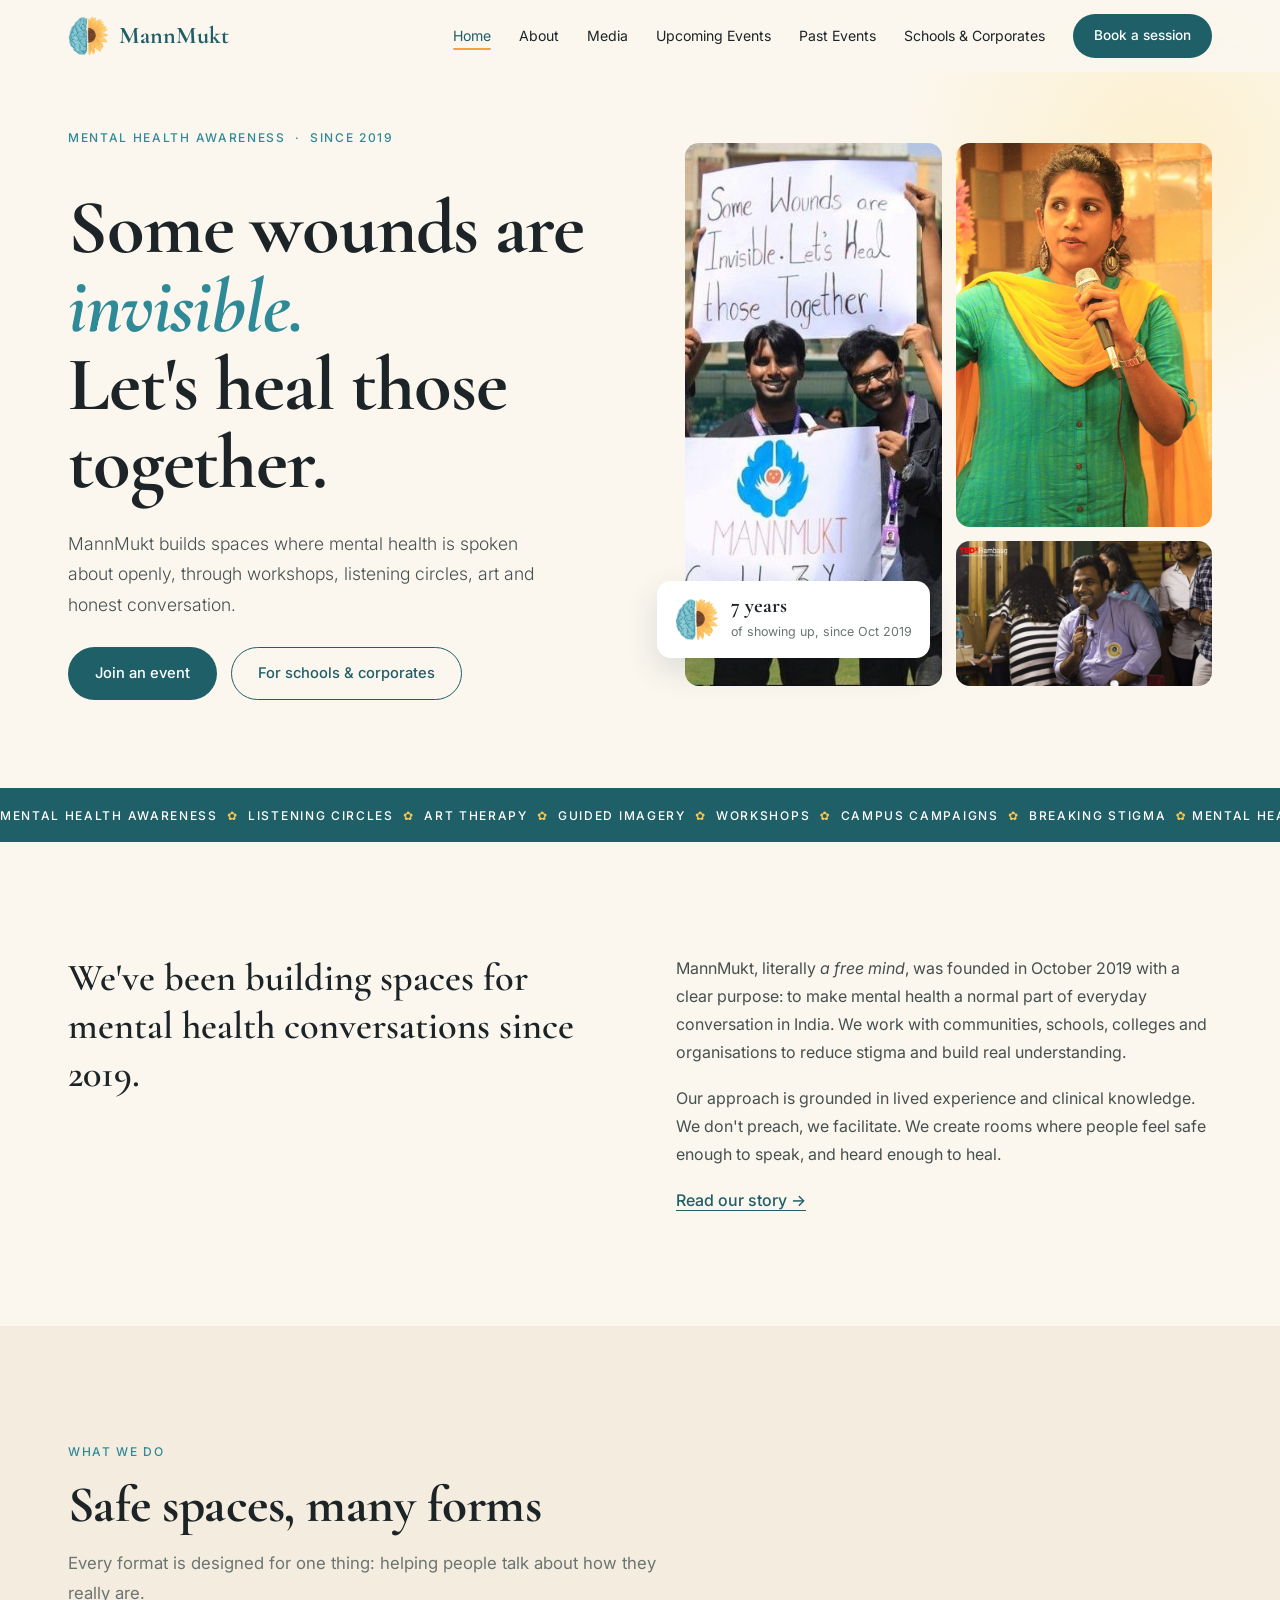
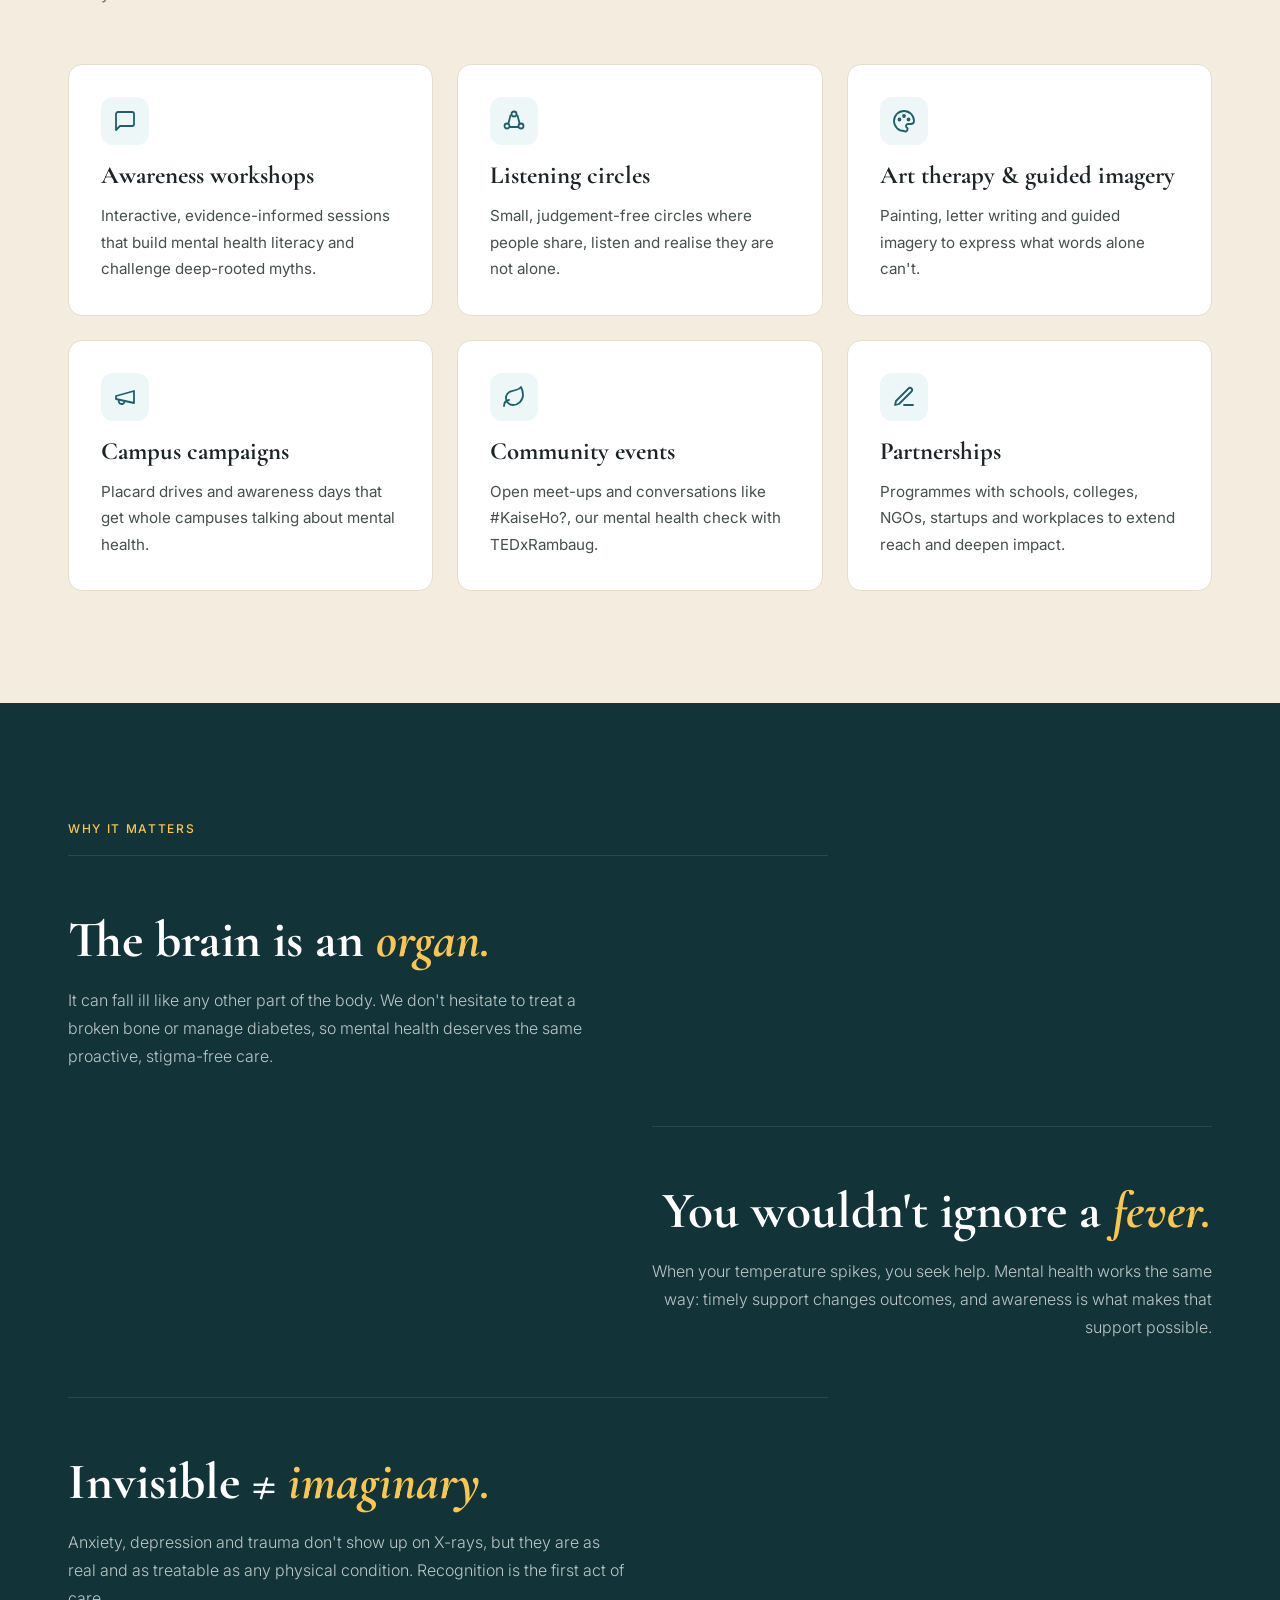
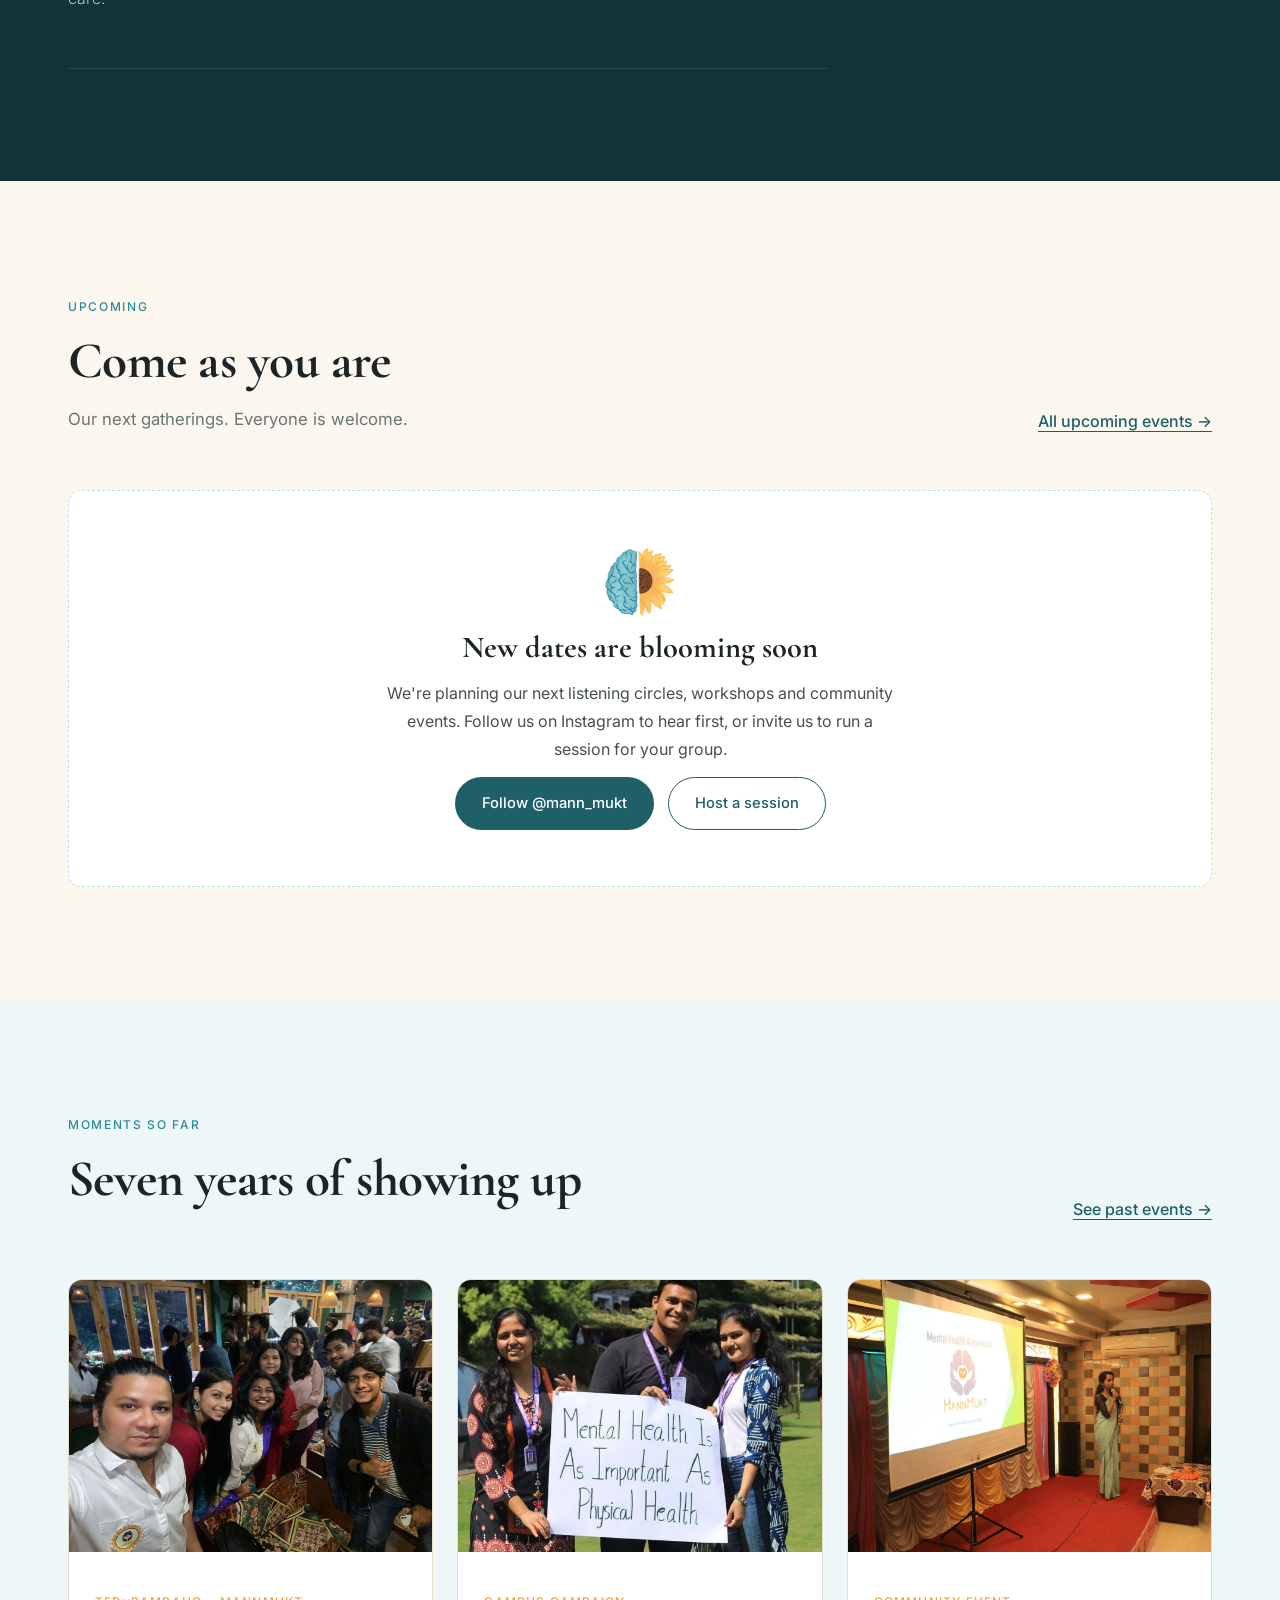
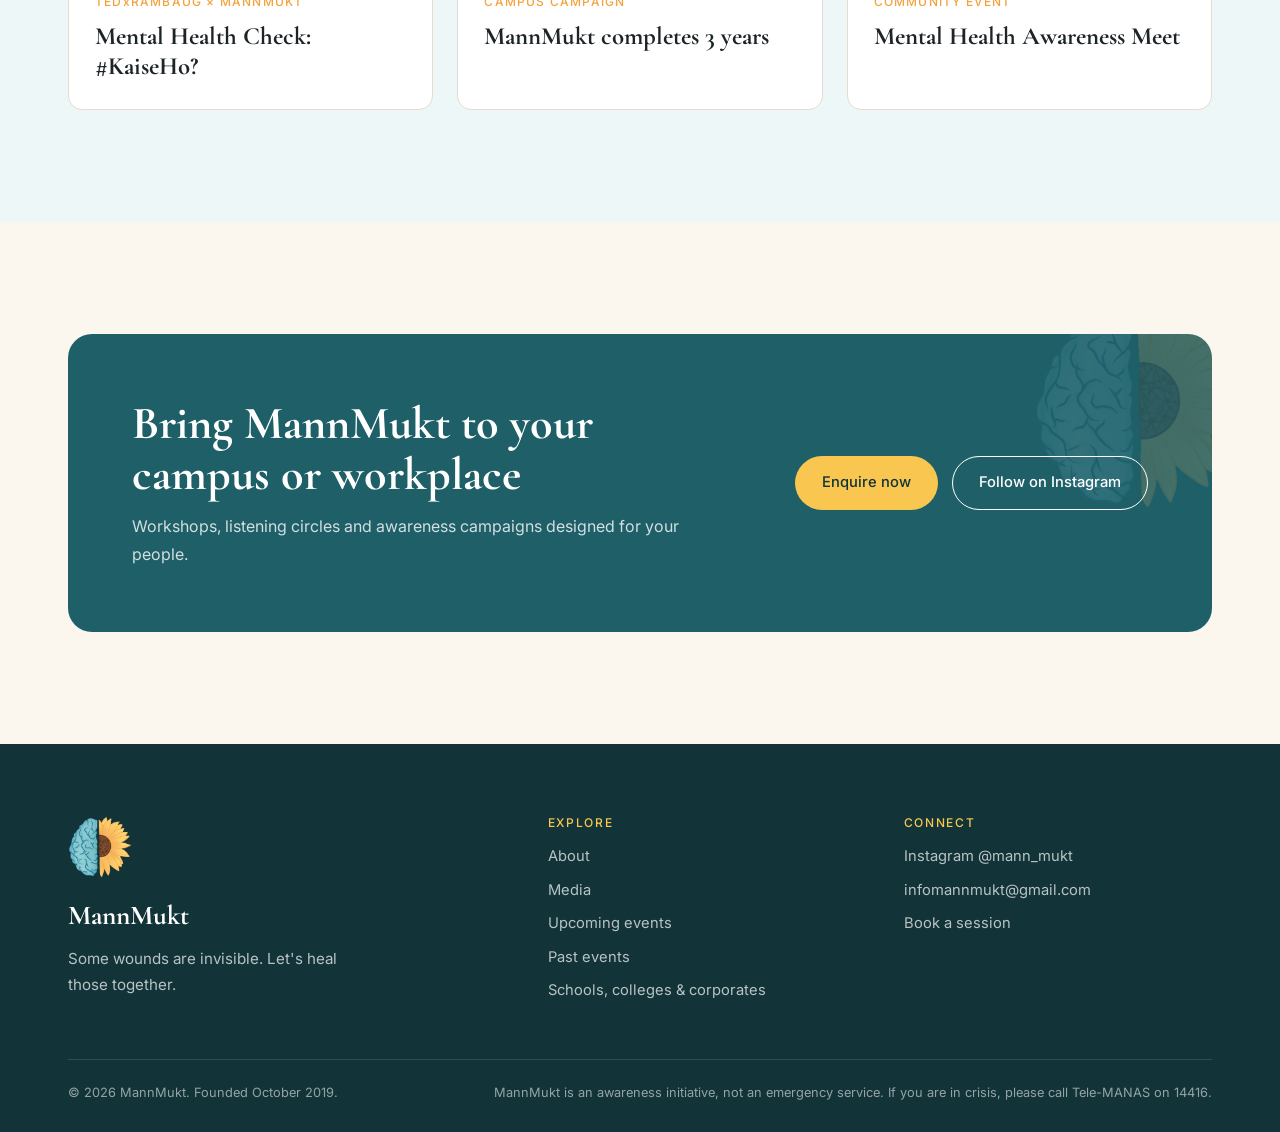
<file: index.html>
<!DOCTYPE html>
<html lang="en">
<head>
  <meta charset="UTF-8" />
  <meta name="viewport" content="width=device-width, initial-scale=1.0" />
  <title>MannMukt | Mental Health Awareness in India</title>
  <meta name="description" content="MannMukt is a mental health awareness initiative founded in India in 2019. Workshops, listening circles, art therapy and campus campaigns that break the stigma around mental health." />
  <meta name="theme-color" content="#FBF7EF" />
  <meta property="og:title" content="MannMukt | Mental Health Awareness in India" />
  <meta property="og:description" content="MannMukt is a mental health awareness initiative founded in India in 2019. Workshops, listening circles, art therapy and campus campaigns that break the stigma around mental health." />
  <meta property="og:image" content="assets/img/3years-campus.jpg" />
  <link rel="icon" type="image/png" href="assets/img/favicon.png" />
  <link rel="preconnect" href="https://fonts.googleapis.com" />
  <link rel="preconnect" href="https://fonts.gstatic.com" crossorigin />
  <link href="https://fonts.googleapis.com/css2?family=Cormorant+Garamond:ital,wght@0,400;0,600;0,700;1,400;1,600&family=Inter:wght@300;400;500&display=swap" rel="stylesheet" />
  <link rel="stylesheet" href="assets/css/style.css" />
</head>
<body>
  <a class="skip-link" href="#main">Skip to content</a>

  <!-- NAV -->
  <nav class="nav" id="nav" aria-label="Main navigation">
    <div class="nav-inner">
      <a href="index.html" class="nav-logo" aria-label="MannMukt home">
        <img src="assets/img/logo.png" alt="" class="nav-logo-img" width="41" height="40" />
        <span class="nav-logo-text">MannMukt</span>
      </a>
      <ul class="nav-links" id="nav-links">
        <li><a href="index.html" class="nav-link" aria-current="page">Home</a></li>
        <li><a href="about.html" class="nav-link">About</a></li>
        <li><a href="media.html" class="nav-link">Media</a></li>
        <li><a href="upcoming-events.html" class="nav-link">Upcoming Events</a></li>
        <li><a href="past-events.html" class="nav-link">Past Events</a></li>
        <li><a href="partner.html" class="nav-link">Schools &amp; Corporates</a></li>
        <li><a href="partner.html#enquire" class="btn btn--primary nav-cta">Book a session</a></li>
      </ul>
      <button class="hamburger" id="hamburger" aria-label="Open menu" aria-expanded="false" aria-controls="nav-links">
        <span class="hamburger-line"></span>
        <span class="hamburger-line"></span>
        <span class="hamburger-line"></span>
      </button>
    </div>
  </nav>

  <main id="main">

    <!-- HERO -->
    <section class="hero" aria-label="Introduction">
      <div class="container hero-inner">
        <div class="hero-left">
          <span class="eyebrow">Mental health awareness &nbsp;·&nbsp; Since 2019</span>
          <h1 class="hero-headline">Some wounds are <em>invisible.</em><br />Let's heal those together.</h1>
          <p class="hero-sub">MannMukt builds spaces where mental health is spoken about openly, through workshops, listening circles, art and honest conversation.</p>
          <div class="btn-row">
            <a href="upcoming-events.html" class="btn btn--primary">Join an event</a>
            <a href="partner.html" class="btn btn--ghost">For schools &amp; corporates</a>
          </div>
        </div>
        <div class="hero-collage">
          <img src="assets/img/3years-campus.jpg" alt="Students holding a sign reading Some wounds are invisible, let's heal those together, and MannMukt completes 3 years" />
          <img src="assets/img/meet-sharing.jpg" alt="A participant speaking into a microphone at a MannMukt event" />
          <img src="assets/img/tedx-speaker.jpg" alt="A speaker at the TEDxRambaug #KaiseHo? event" />
          <div class="hero-badge">
            <img src="assets/img/logo.png" alt="" />
            <div><strong>7 years</strong><span>of showing up, since Oct 2019</span></div>
          </div>
        </div>
      </div>
    </section>

    <div class="marquee-strip" aria-hidden="true">
      <div class="marquee-track">
        <span class="marquee-content">Mental Health Awareness &nbsp;<b>✿</b>&nbsp; Listening Circles &nbsp;<b>✿</b>&nbsp; Art Therapy &nbsp;<b>✿</b>&nbsp; Guided Imagery &nbsp;<b>✿</b>&nbsp; Workshops &nbsp;<b>✿</b>&nbsp; Campus Campaigns &nbsp;<b>✿</b>&nbsp; Breaking Stigma &nbsp;<b>✿</b>&nbsp; </span>
        <span class="marquee-content">Mental Health Awareness &nbsp;<b>✿</b>&nbsp; Listening Circles &nbsp;<b>✿</b>&nbsp; Art Therapy &nbsp;<b>✿</b>&nbsp; Guided Imagery &nbsp;<b>✿</b>&nbsp; Workshops &nbsp;<b>✿</b>&nbsp; Campus Campaigns &nbsp;<b>✿</b>&nbsp; Breaking Stigma &nbsp;<b>✿</b>&nbsp; </span>
        <span class="marquee-content">Mental Health Awareness &nbsp;<b>✿</b>&nbsp; Listening Circles &nbsp;<b>✿</b>&nbsp; Art Therapy &nbsp;<b>✿</b>&nbsp; Guided Imagery &nbsp;<b>✿</b>&nbsp; Workshops &nbsp;<b>✿</b>&nbsp; Campus Campaigns &nbsp;<b>✿</b>&nbsp; Breaking Stigma &nbsp;<b>✿</b>&nbsp; </span>
      </div>
    </div>

    <!-- ABOUT SNAPSHOT -->
    <section class="section">
      <div class="container split split--top">
        <p class="pull-quote reveal">We've been building spaces for mental health conversations since 2019.</p>
        <div class="split-body reveal">
          <p>MannMukt, literally <em>a free mind</em>, was founded in October 2019 with a clear purpose: to make mental health a normal part of everyday conversation in India. We work with communities, schools, colleges and organisations to reduce stigma and build real understanding.</p>
          <p>Our approach is grounded in lived experience and clinical knowledge. We don't preach, we facilitate. We create rooms where people feel safe enough to speak, and heard enough to heal.</p>
          <p><a href="about.html" class="text-link">Read our story →</a></p>
        </div>
      </div>
    </section>

    <!-- WHAT WE DO -->
    <section class="section section--sand">
      <div class="container">
        <div class="section-head">
          <span class="eyebrow">What we do</span>
          <h2 class="section-title">Safe spaces, many forms</h2>
          <p class="section-lead">Every format is designed for one thing: helping people talk about how they really are.</p>
        </div>
        <div class="grid-3">
          <div class="card reveal"><div class="card-icon"><svg viewBox="0 0 24 24" fill="none" stroke="currentColor" stroke-width="1.8" stroke-linecap="round" stroke-linejoin="round" aria-hidden="true"><path d="M21 15a2 2 0 0 1-2 2H7l-4 4V5a2 2 0 0 1 2-2h14a2 2 0 0 1 2 2z"/></svg></div><h3>Awareness workshops</h3><p>Interactive, evidence-informed sessions that build mental health literacy and challenge deep-rooted myths.</p></div>
          <div class="card reveal"><div class="card-icon"><svg viewBox="0 0 24 24" fill="none" stroke="currentColor" stroke-width="1.8" stroke-linecap="round" stroke-linejoin="round" aria-hidden="true"><circle cx="12" cy="5" r="2.5"/><circle cx="5" cy="17" r="2.5"/><circle cx="19" cy="17" r="2.5"/><path d="M8.5 6.5 6.5 14M15.5 6.5l2 7.5M8 18h8"/></svg></div><h3>Listening circles</h3><p>Small, judgement-free circles where people share, listen and realise they are not alone.</p></div>
          <div class="card reveal"><div class="card-icon"><svg viewBox="0 0 24 24" fill="none" stroke="currentColor" stroke-width="1.8" stroke-linecap="round" stroke-linejoin="round" aria-hidden="true"><path d="M12 22a10 10 0 1 1 10-10c0 2.5-2 3-3.5 3H16a2 2 0 0 0-1.5 3.3A2 2 0 0 1 12 22z"/><circle cx="7.5" cy="10.5" r="1"/><circle cx="12" cy="7" r="1"/><circle cx="16.5" cy="10.5" r="1"/></svg></div><h3>Art therapy &amp; guided imagery</h3><p>Painting, letter writing and guided imagery to express what words alone can't.</p></div>
          <div class="card reveal"><div class="card-icon"><svg viewBox="0 0 24 24" fill="none" stroke="currentColor" stroke-width="1.8" stroke-linecap="round" stroke-linejoin="round" aria-hidden="true"><path d="m3 11 18-5v12L3 14v-3z"/><path d="M11.6 16.8a3 3 0 1 1-5.8-1.6"/></svg></div><h3>Campus campaigns</h3><p>Placard drives and awareness days that get whole campuses talking about mental health.</p></div>
          <div class="card reveal"><div class="card-icon"><svg viewBox="0 0 24 24" fill="none" stroke="currentColor" stroke-width="1.8" stroke-linecap="round" stroke-linejoin="round" aria-hidden="true"><path d="M11 20A7 7 0 0 1 9.8 6.1C15.5 5 17 4.5 19 2c1 2 2 4.2 2 8 0 5.5-4.8 10-10 10z"/><path d="M2 21c0-3 1.9-5.4 5-6"/></svg></div><h3>Community events</h3><p>Open meet-ups and conversations like #KaiseHo?, our mental health check with TEDxRambaug.</p></div>
          <div class="card reveal"><div class="card-icon"><svg viewBox="0 0 24 24" fill="none" stroke="currentColor" stroke-width="1.8" stroke-linecap="round" stroke-linejoin="round" aria-hidden="true"><path d="M12 20h9"/><path d="M16.5 3.5a2.1 2.1 0 0 1 3 3L7 19l-4 1 1-4z"/></svg></div><h3>Partnerships</h3><p>Programmes with schools, colleges, NGOs, startups and workplaces to extend reach and deepen impact.</p></div>
        </div>
      </div>
    </section>

    <!-- WHY IT MATTERS -->
    <section class="section section--dark" aria-labelledby="why-heading">
      <div class="container">
        <span class="eyebrow" id="why-heading">Why it matters</span>
        <div class="why-blocks">
          <div class="why-block reveal">
            <h3 class="why-headline">The brain is an <em>organ.</em></h3>
            <p class="why-body">It can fall ill like any other part of the body. We don't hesitate to treat a broken bone or manage diabetes, so mental health deserves the same proactive, stigma-free care.</p>
          </div>
          <div class="why-block why-block--right reveal">
            <h3 class="why-headline">You wouldn't ignore a <em>fever.</em></h3>
            <p class="why-body">When your temperature spikes, you seek help. Mental health works the same way: timely support changes outcomes, and awareness is what makes that support possible.</p>
          </div>
          <div class="why-block reveal">
            <h3 class="why-headline">Invisible ≠ <em>imaginary.</em></h3>
            <p class="why-body">Anxiety, depression and trauma don't show up on X-rays, but they are as real and as treatable as any physical condition. Recognition is the first act of care.</p>
          </div>
        </div>
      </div>
    </section>

    <!-- UPCOMING PREVIEW -->
    <section class="section">
      <div class="container">
        <div class="section-head section-head--split">
          <div>
            <span class="eyebrow">Upcoming</span>
            <h2 class="section-title">Come as you are</h2>
            <p class="section-lead">Our next gatherings. Everyone is welcome.</p>
          </div>
          <a href="upcoming-events.html" class="text-link">All upcoming events →</a>
        </div>
        <div id="upcoming-list" data-limit="2">
          <div class="empty-state">
            <img src="assets/img/logo.png" alt="" />
            <h3>New dates are blooming soon</h3>
            <p>We're planning our next listening circles, workshops and community events. Follow us on Instagram to hear first, or invite us to run a session for your group.</p>
            <div class="btn-row" style="justify-content:center">
              <a href="https://instagram.com/mann_mukt" target="_blank" rel="noopener" class="btn btn--primary">Follow @mann_mukt</a>
              <a href="partner.html#enquire" class="btn btn--ghost">Host a session</a>
            </div>
          </div>
        </div>
      </div>
    </section>

    <!-- PAST HIGHLIGHTS -->
    <section class="section section--teal">
      <div class="container">
        <div class="section-head section-head--split">
          <div>
            <span class="eyebrow">Moments so far</span>
            <h2 class="section-title">Seven years of showing up</h2>
          </div>
          <a href="past-events.html" class="text-link">See past events →</a>
        </div>
        <div class="grid-3">
          <a href="past-events.html#kaiseho" class="card reveal" style="padding:0;overflow:hidden">
            <img src="assets/img/tedx-group.jpg" alt="Group photo at #KaiseHo? at Bookmark Cafe" style="aspect-ratio:4/3;object-fit:cover" loading="lazy" />
            <div style="padding:24px 26px 28px"><span class="card-num">TEDxRAMBAUG × MANNMUKT</span><h3 style="margin-top:8px">Mental Health Check: #KaiseHo?</h3></div>
          </a>
          <a href="past-events.html#three-years" class="card reveal" style="padding:0;overflow:hidden">
            <img src="assets/img/3years-important.jpg" alt="Students holding a sign reading Mental health is as important as physical health" style="aspect-ratio:4/3;object-fit:cover" loading="lazy" />
            <div style="padding:24px 26px 28px"><span class="card-num">CAMPUS CAMPAIGN</span><h3 style="margin-top:8px">MannMukt completes 3 years</h3></div>
          </a>
          <a href="past-events.html#awareness-meet" class="card reveal" style="padding:0;overflow:hidden">
            <img src="assets/img/meet-presentation.jpg" alt="A speaker presenting at the MannMukt awareness meet" style="aspect-ratio:4/3;object-fit:cover" loading="lazy" />
            <div style="padding:24px 26px 28px"><span class="card-num">COMMUNITY EVENT</span><h3 style="margin-top:8px">Mental Health Awareness Meet</h3></div>
          </a>
        </div>
      </div>
    </section>

    <section class="section">
      <div class="container">
        <div class="cta-band reveal">
          <div>
            <h2>Bring MannMukt to your campus or workplace</h2>
            <p>Workshops, listening circles and awareness campaigns designed for your people.</p>
          </div>
          <div class="btn-row">
            <a href="partner.html#enquire" class="btn btn--sun">Enquire now</a>
            <a href="https://instagram.com/mann_mukt" target="_blank" rel="noopener" class="btn btn--ghost">Follow on Instagram</a>
          </div>
        </div>
      </div>
    </section>
  </main>

  <!-- FOOTER -->
  <footer class="footer">
    <div class="container">
      <div class="footer-inner">
        <div class="footer-brand">
          <img src="assets/img/logo.png" alt="" class="footer-logo" />
          <p class="footer-brand-name">MannMukt</p>
          <p class="footer-tagline">Some wounds are invisible. Let's heal those together.</p>
        </div>
        <div>
          <h4>Explore</h4>
          <nav class="footer-links" aria-label="Footer navigation">
            <a href="about.html">About</a>
            <a href="media.html">Media</a>
            <a href="upcoming-events.html">Upcoming events</a>
            <a href="past-events.html">Past events</a>
            <a href="partner.html">Schools, colleges &amp; corporates</a>
          </nav>
        </div>
        <div>
          <h4>Connect</h4>
          <div class="footer-links">
            <a href="https://instagram.com/mann_mukt" target="_blank" rel="noopener">Instagram @mann_mukt</a>
            <a href="mailto:infomannmukt@gmail.com">infomannmukt@gmail.com</a>
            <a href="partner.html#enquire">Book a session</a>
          </div>
        </div>
      </div>
      <div class="footer-bottom">
        <p>&copy; <span id="year">2026</span> MannMukt. Founded October 2019.</p>
        <p>MannMukt is an awareness initiative, not an emergency service. If you are in crisis, please call Tele-MANAS on 14416.</p>
      </div>
    </div>
  </footer>

  <script src="assets/js/data.js"></script>
  <script src="assets/js/script.js"></script>
</body>
</html>
</file>
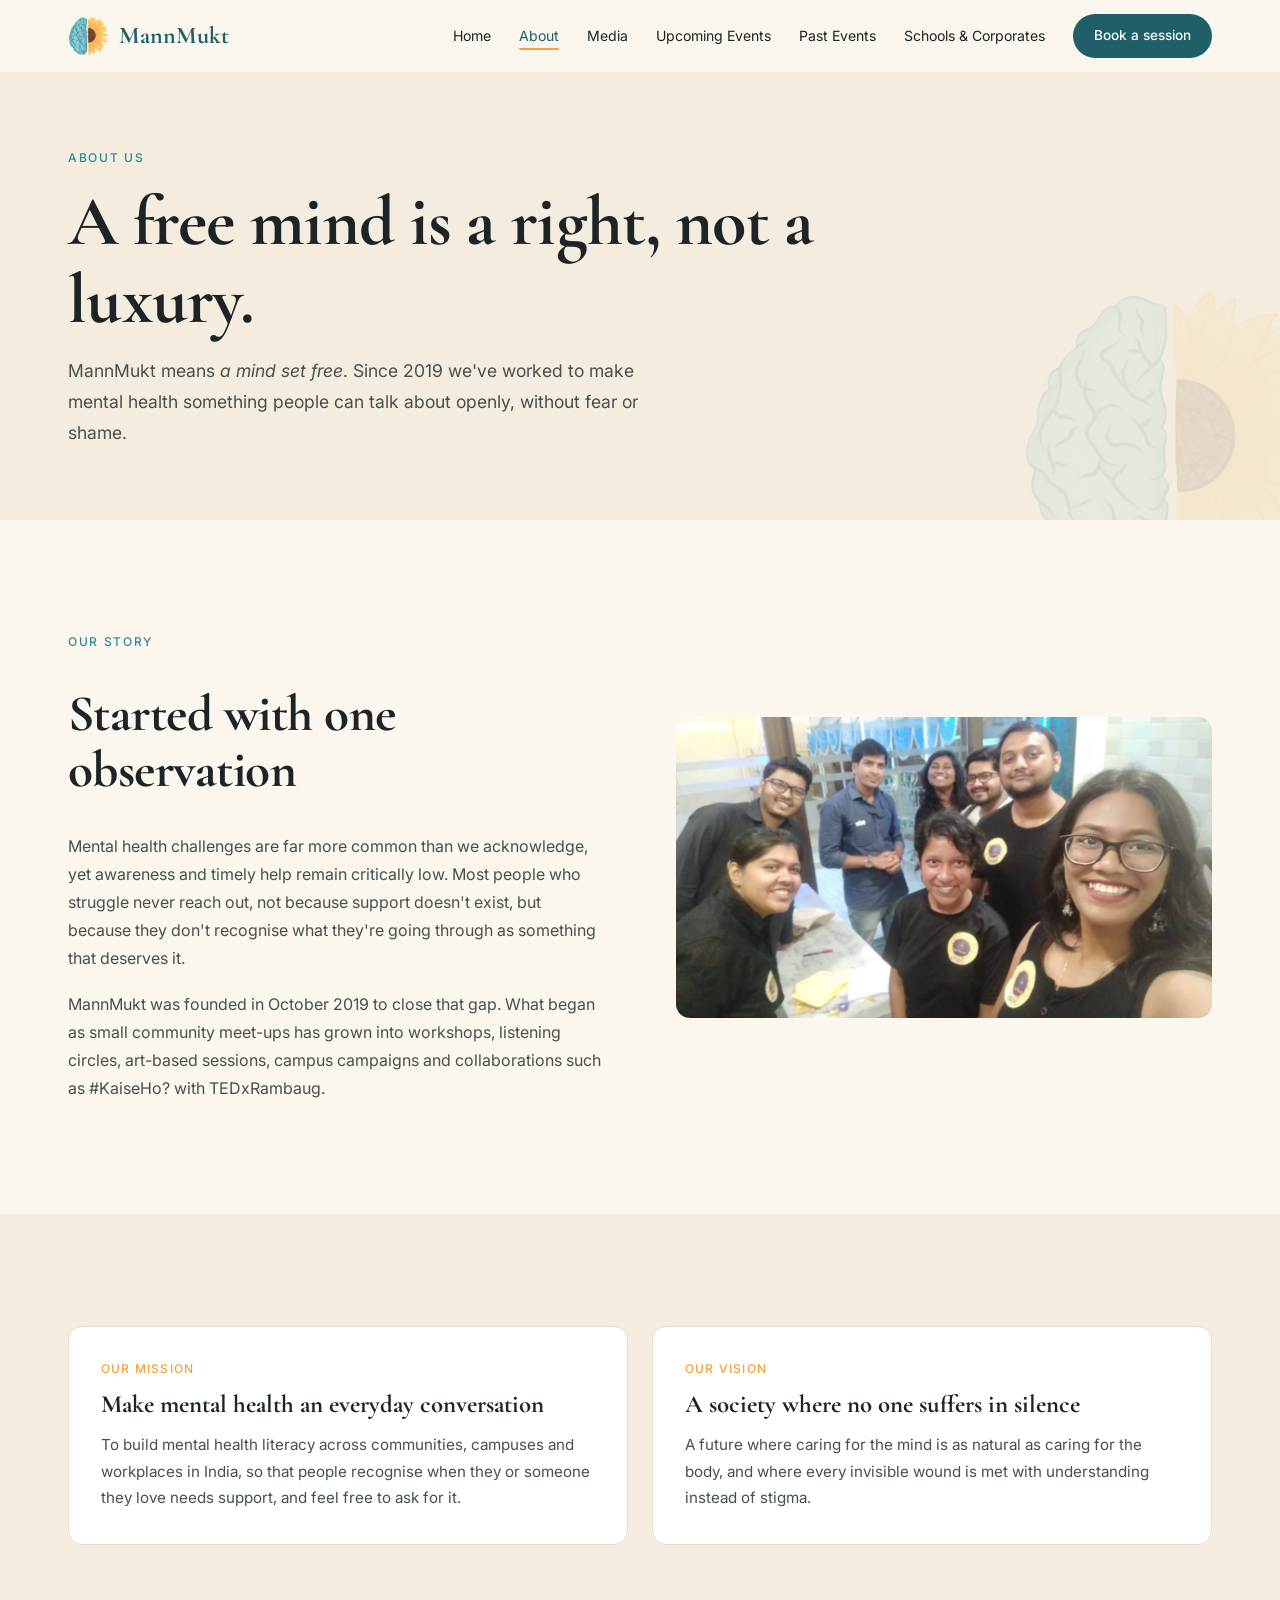
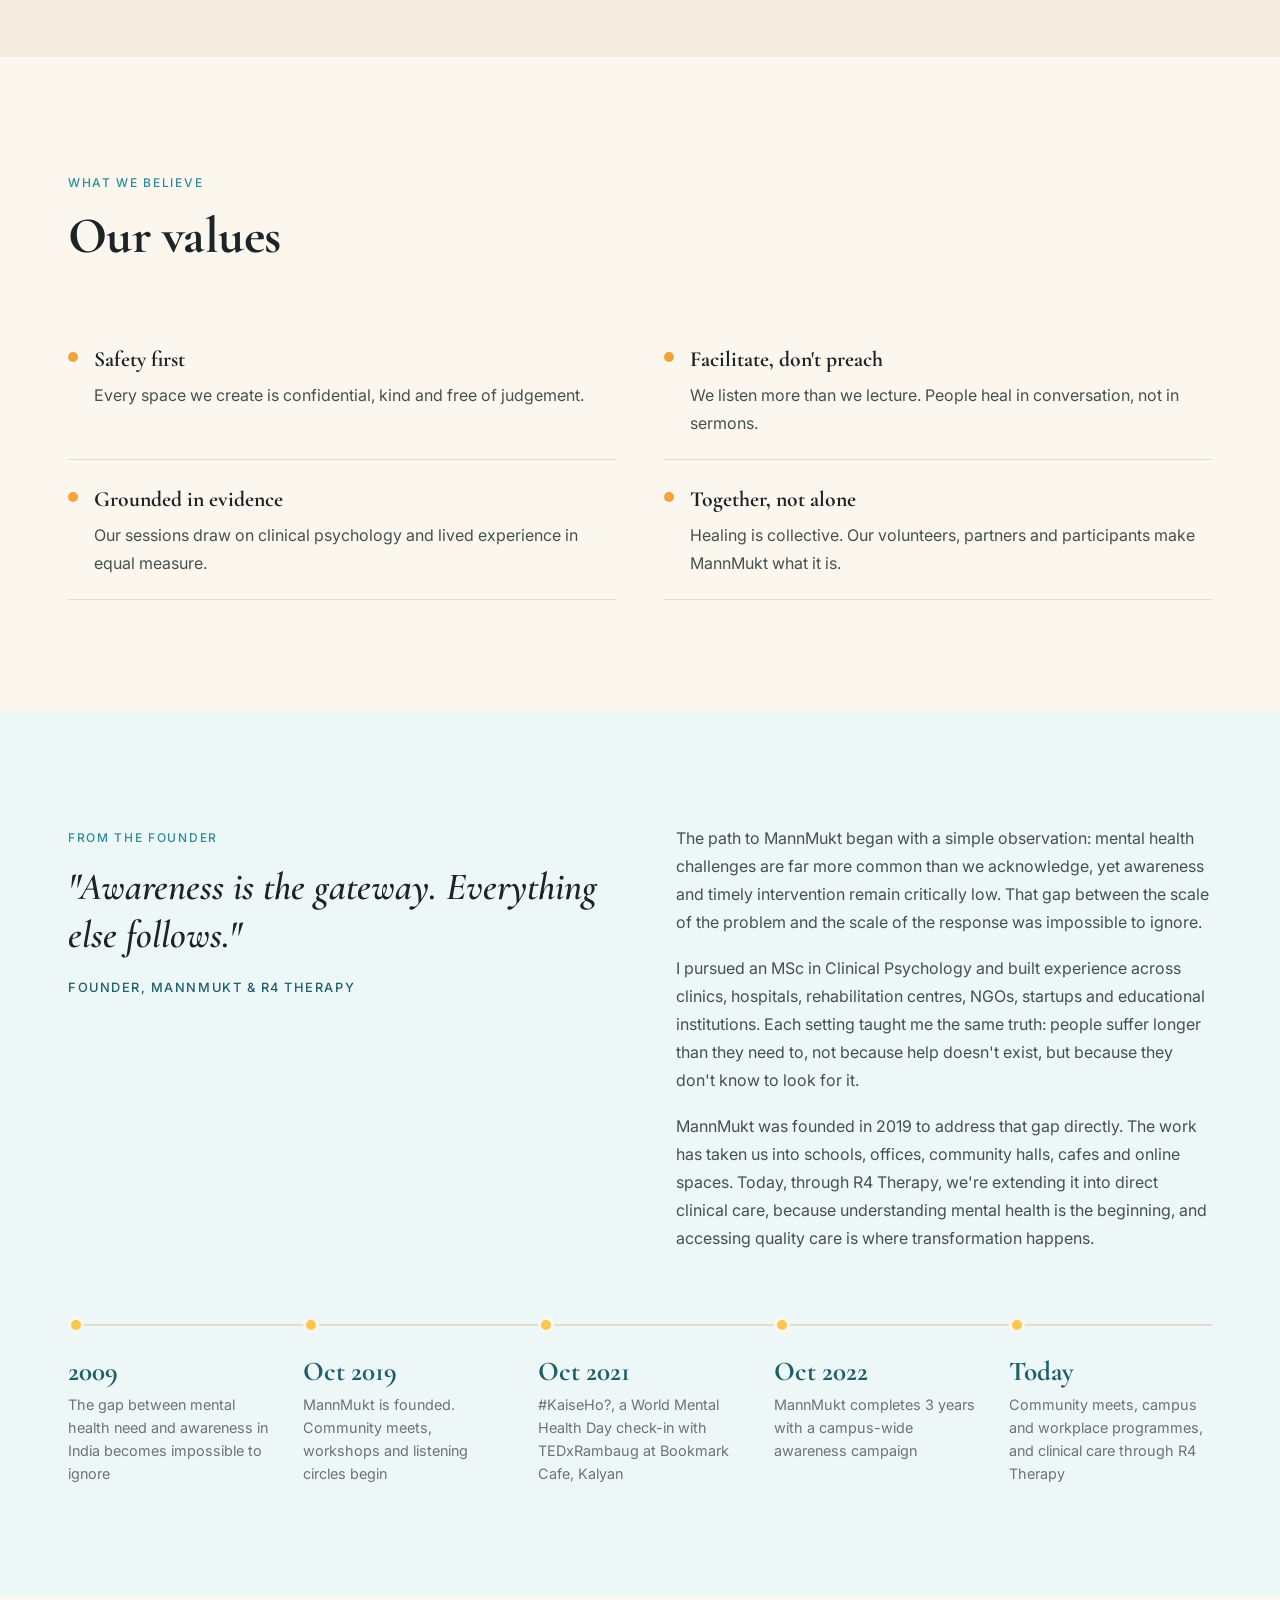
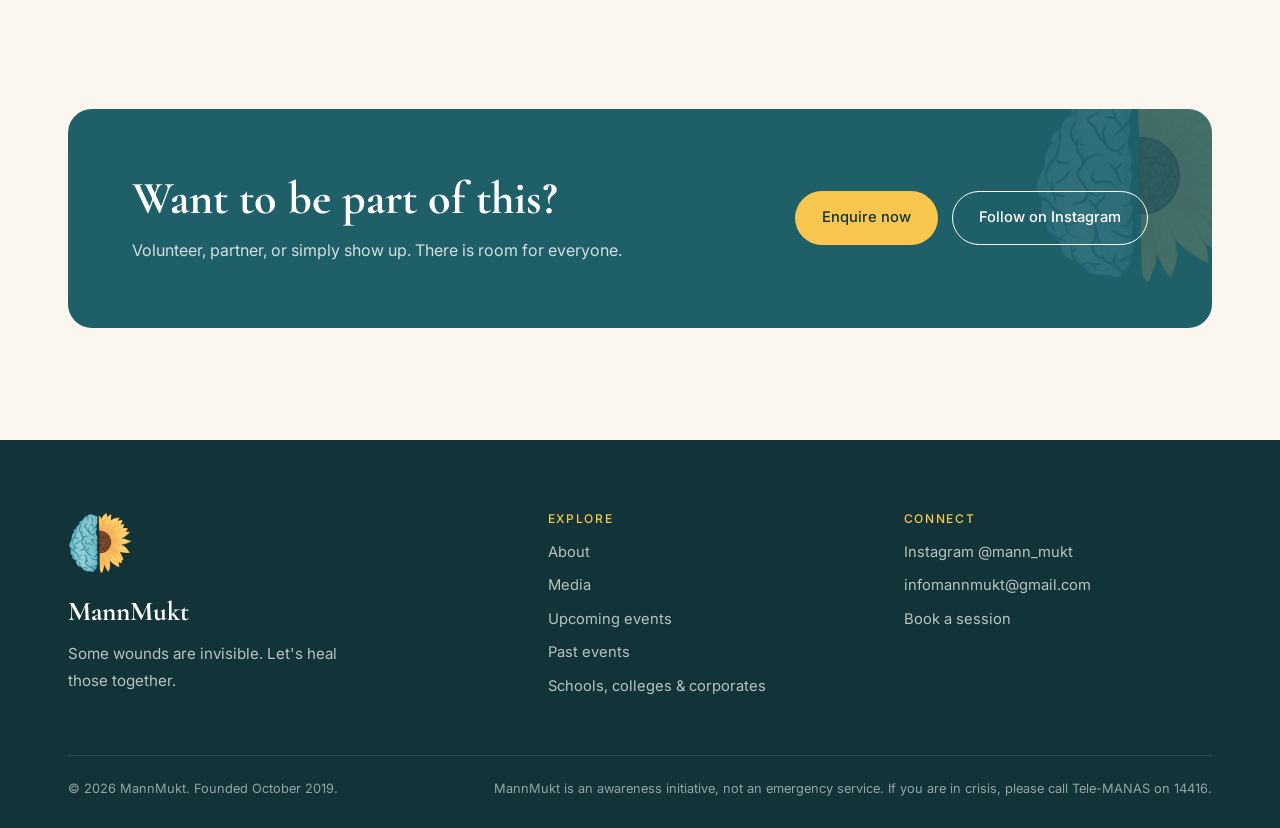
<file: about.html>
<!DOCTYPE html>
<html lang="en">
<head>
  <meta charset="UTF-8" />
  <meta name="viewport" content="width=device-width, initial-scale=1.0" />
  <title>About MannMukt | Our Story and Founder</title>
  <meta name="description" content="The story behind MannMukt, a mental health awareness initiative founded in India in October 2019, its mission, values and founder." />
  <meta name="theme-color" content="#FBF7EF" />
  <meta property="og:title" content="About MannMukt | Our Story and Founder" />
  <meta property="og:description" content="The story behind MannMukt, a mental health awareness initiative founded in India in October 2019, its mission, values and founder." />
  <meta property="og:image" content="assets/img/3years-campus.jpg" />
  <link rel="icon" type="image/png" href="assets/img/favicon.png" />
  <link rel="preconnect" href="https://fonts.googleapis.com" />
  <link rel="preconnect" href="https://fonts.gstatic.com" crossorigin />
  <link href="https://fonts.googleapis.com/css2?family=Cormorant+Garamond:ital,wght@0,400;0,600;0,700;1,400;1,600&family=Inter:wght@300;400;500&display=swap" rel="stylesheet" />
  <link rel="stylesheet" href="assets/css/style.css" />
</head>
<body>
  <a class="skip-link" href="#main">Skip to content</a>

  <!-- NAV -->
  <nav class="nav" id="nav" aria-label="Main navigation">
    <div class="nav-inner">
      <a href="index.html" class="nav-logo" aria-label="MannMukt home">
        <img src="assets/img/logo.png" alt="" class="nav-logo-img" width="41" height="40" />
        <span class="nav-logo-text">MannMukt</span>
      </a>
      <ul class="nav-links" id="nav-links">
        <li><a href="index.html" class="nav-link">Home</a></li>
        <li><a href="about.html" class="nav-link" aria-current="page">About</a></li>
        <li><a href="media.html" class="nav-link">Media</a></li>
        <li><a href="upcoming-events.html" class="nav-link">Upcoming Events</a></li>
        <li><a href="past-events.html" class="nav-link">Past Events</a></li>
        <li><a href="partner.html" class="nav-link">Schools &amp; Corporates</a></li>
        <li><a href="partner.html#enquire" class="btn btn--primary nav-cta">Book a session</a></li>
      </ul>
      <button class="hamburger" id="hamburger" aria-label="Open menu" aria-expanded="false" aria-controls="nav-links">
        <span class="hamburger-line"></span>
        <span class="hamburger-line"></span>
        <span class="hamburger-line"></span>
      </button>
    </div>
  </nav>

  <main id="main">

    <header class="page-hero">
      <div class="container">
        <span class="eyebrow">About us</span>
        <h1>A free mind is a right, not a luxury.</h1>
        <p>MannMukt means <em>a mind set free</em>. Since 2019 we've worked to make mental health something people can talk about openly, without fear or shame.</p>
      </div>
    </header>

    <section class="section">
      <div class="container split">
        <div class="split-body reveal">
          <span class="eyebrow">Our story</span>
          <h2 class="section-title">Started with one observation</h2>
          <p>Mental health challenges are far more common than we acknowledge, yet awareness and timely help remain critically low. Most people who struggle never reach out, not because support doesn't exist, but because they don't recognise what they're going through as something that deserves it.</p>
          <p>MannMukt was founded in October 2019 to close that gap. What began as small community meet-ups has grown into workshops, listening circles, art-based sessions, campus campaigns and collaborations such as #KaiseHo? with TEDxRambaug.</p>
        </div>
        <div class="split-media reveal">
          <img src="assets/img/team-volunteers.jpg" alt="The MannMukt volunteer team smiling together" loading="lazy" />
        </div>
      </div>
    </section>

    <section class="section section--sand">
      <div class="container">
        <div class="grid-2">
          <div class="card reveal">
            <span class="card-num">OUR MISSION</span>
            <h3>Make mental health an everyday conversation</h3>
            <p>To build mental health literacy across communities, campuses and workplaces in India, so that people recognise when they or someone they love needs support, and feel free to ask for it.</p>
          </div>
          <div class="card reveal">
            <span class="card-num">OUR VISION</span>
            <h3>A society where no one suffers in silence</h3>
            <p>A future where caring for the mind is as natural as caring for the body, and where every invisible wound is met with understanding instead of stigma.</p>
          </div>
        </div>
      </div>
    </section>

    <section class="section">
      <div class="container">
        <div class="section-head">
          <span class="eyebrow">What we believe</span>
          <h2 class="section-title">Our values</h2>
        </div>
        <ul class="value-list">
          <li class="reveal"><span class="dot"></span><div><strong>Safety first</strong><p>Every space we create is confidential, kind and free of judgement.</p></div></li>
          <li class="reveal"><span class="dot"></span><div><strong>Facilitate, don't preach</strong><p>We listen more than we lecture. People heal in conversation, not in sermons.</p></div></li>
          <li class="reveal"><span class="dot"></span><div><strong>Grounded in evidence</strong><p>Our sessions draw on clinical psychology and lived experience in equal measure.</p></div></li>
          <li class="reveal"><span class="dot"></span><div><strong>Together, not alone</strong><p>Healing is collective. Our volunteers, partners and participants make MannMukt what it is.</p></div></li>
        </ul>
      </div>
    </section>

    <section class="section section--teal" aria-labelledby="founder-heading">
      <div class="container">
        <div class="split split--top" style="margin-bottom:72px">
          <div>
            <span class="eyebrow" id="founder-heading">From the founder</span>
            <blockquote class="founder-quote">"Awareness is the gateway. Everything else follows."</blockquote>
            <p class="founder-byline">Founder, MannMukt &amp; R4 Therapy</p>
          </div>
          <div class="founder-text reveal">
            <p>The path to MannMukt began with a simple observation: mental health challenges are far more common than we acknowledge, yet awareness and timely intervention remain critically low. That gap between the scale of the problem and the scale of the response was impossible to ignore.</p>
            <p>I pursued an MSc in Clinical Psychology and built experience across clinics, hospitals, rehabilitation centres, NGOs, startups and educational institutions. Each setting taught me the same truth: people suffer longer than they need to, not because help doesn't exist, but because they don't know to look for it.</p>
            <p>MannMukt was founded in 2019 to address that gap directly. The work has taken us into schools, offices, community halls, cafes and online spaces. Today, through R4 Therapy, we're extending it into direct clinical care, because understanding mental health is the beginning, and accessing quality care is where transformation happens.</p>
          </div>
        </div>
        <div class="timeline" aria-label="Our journey">
          <div class="timeline-item reveal"><span class="timeline-year">2009</span><span class="timeline-desc">The gap between mental health need and awareness in India becomes impossible to ignore</span></div>
          <div class="timeline-item reveal"><span class="timeline-year">Oct 2019</span><span class="timeline-desc">MannMukt is founded. Community meets, workshops and listening circles begin</span></div>
          <div class="timeline-item reveal"><span class="timeline-year">Oct 2021</span><span class="timeline-desc">#KaiseHo?, a World Mental Health Day check-in with TEDxRambaug at Bookmark Cafe, Kalyan</span></div>
          <div class="timeline-item reveal"><span class="timeline-year">Oct 2022</span><span class="timeline-desc">MannMukt completes 3 years with a campus-wide awareness campaign</span></div>
          <div class="timeline-item reveal"><span class="timeline-year">Today</span><span class="timeline-desc">Community meets, campus and workplace programmes, and clinical care through R4 Therapy</span></div>
        </div>
      </div>
    </section>

    <section class="section">
      <div class="container">
        <div class="cta-band reveal">
          <div>
            <h2>Want to be part of this?</h2>
            <p>Volunteer, partner, or simply show up. There is room for everyone.</p>
          </div>
          <div class="btn-row">
            <a href="partner.html#enquire" class="btn btn--sun">Enquire now</a>
            <a href="https://instagram.com/mann_mukt" target="_blank" rel="noopener" class="btn btn--ghost">Follow on Instagram</a>
          </div>
        </div>
      </div>
    </section>
  </main>

  <!-- FOOTER -->
  <footer class="footer">
    <div class="container">
      <div class="footer-inner">
        <div class="footer-brand">
          <img src="assets/img/logo.png" alt="" class="footer-logo" />
          <p class="footer-brand-name">MannMukt</p>
          <p class="footer-tagline">Some wounds are invisible. Let's heal those together.</p>
        </div>
        <div>
          <h4>Explore</h4>
          <nav class="footer-links" aria-label="Footer navigation">
            <a href="about.html">About</a>
            <a href="media.html">Media</a>
            <a href="upcoming-events.html">Upcoming events</a>
            <a href="past-events.html">Past events</a>
            <a href="partner.html">Schools, colleges &amp; corporates</a>
          </nav>
        </div>
        <div>
          <h4>Connect</h4>
          <div class="footer-links">
            <a href="https://instagram.com/mann_mukt" target="_blank" rel="noopener">Instagram @mann_mukt</a>
            <a href="mailto:infomannmukt@gmail.com">infomannmukt@gmail.com</a>
            <a href="partner.html#enquire">Book a session</a>
          </div>
        </div>
      </div>
      <div class="footer-bottom">
        <p>&copy; <span id="year">2026</span> MannMukt. Founded October 2019.</p>
        <p>MannMukt is an awareness initiative, not an emergency service. If you are in crisis, please call Tele-MANAS on 14416.</p>
      </div>
    </div>
  </footer>

  <script src="assets/js/script.js"></script>
</body>
</html>
</file>
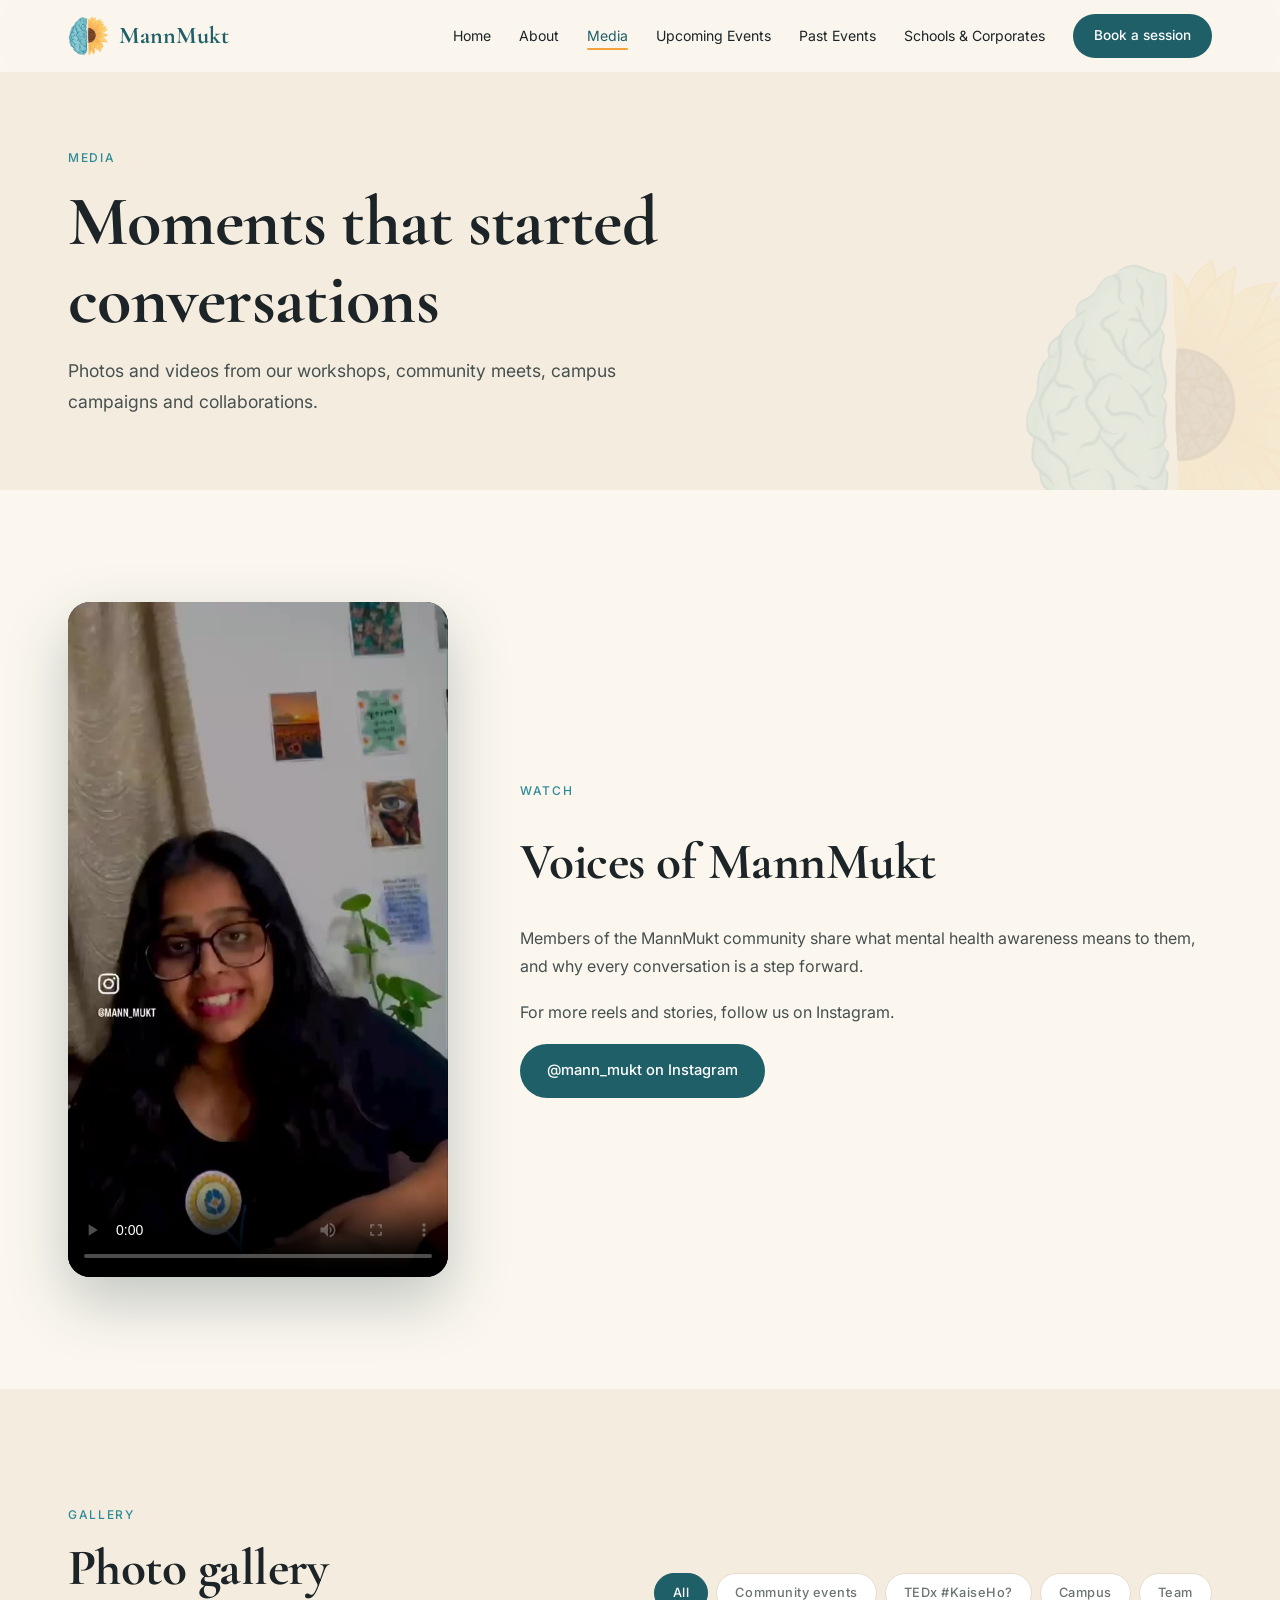
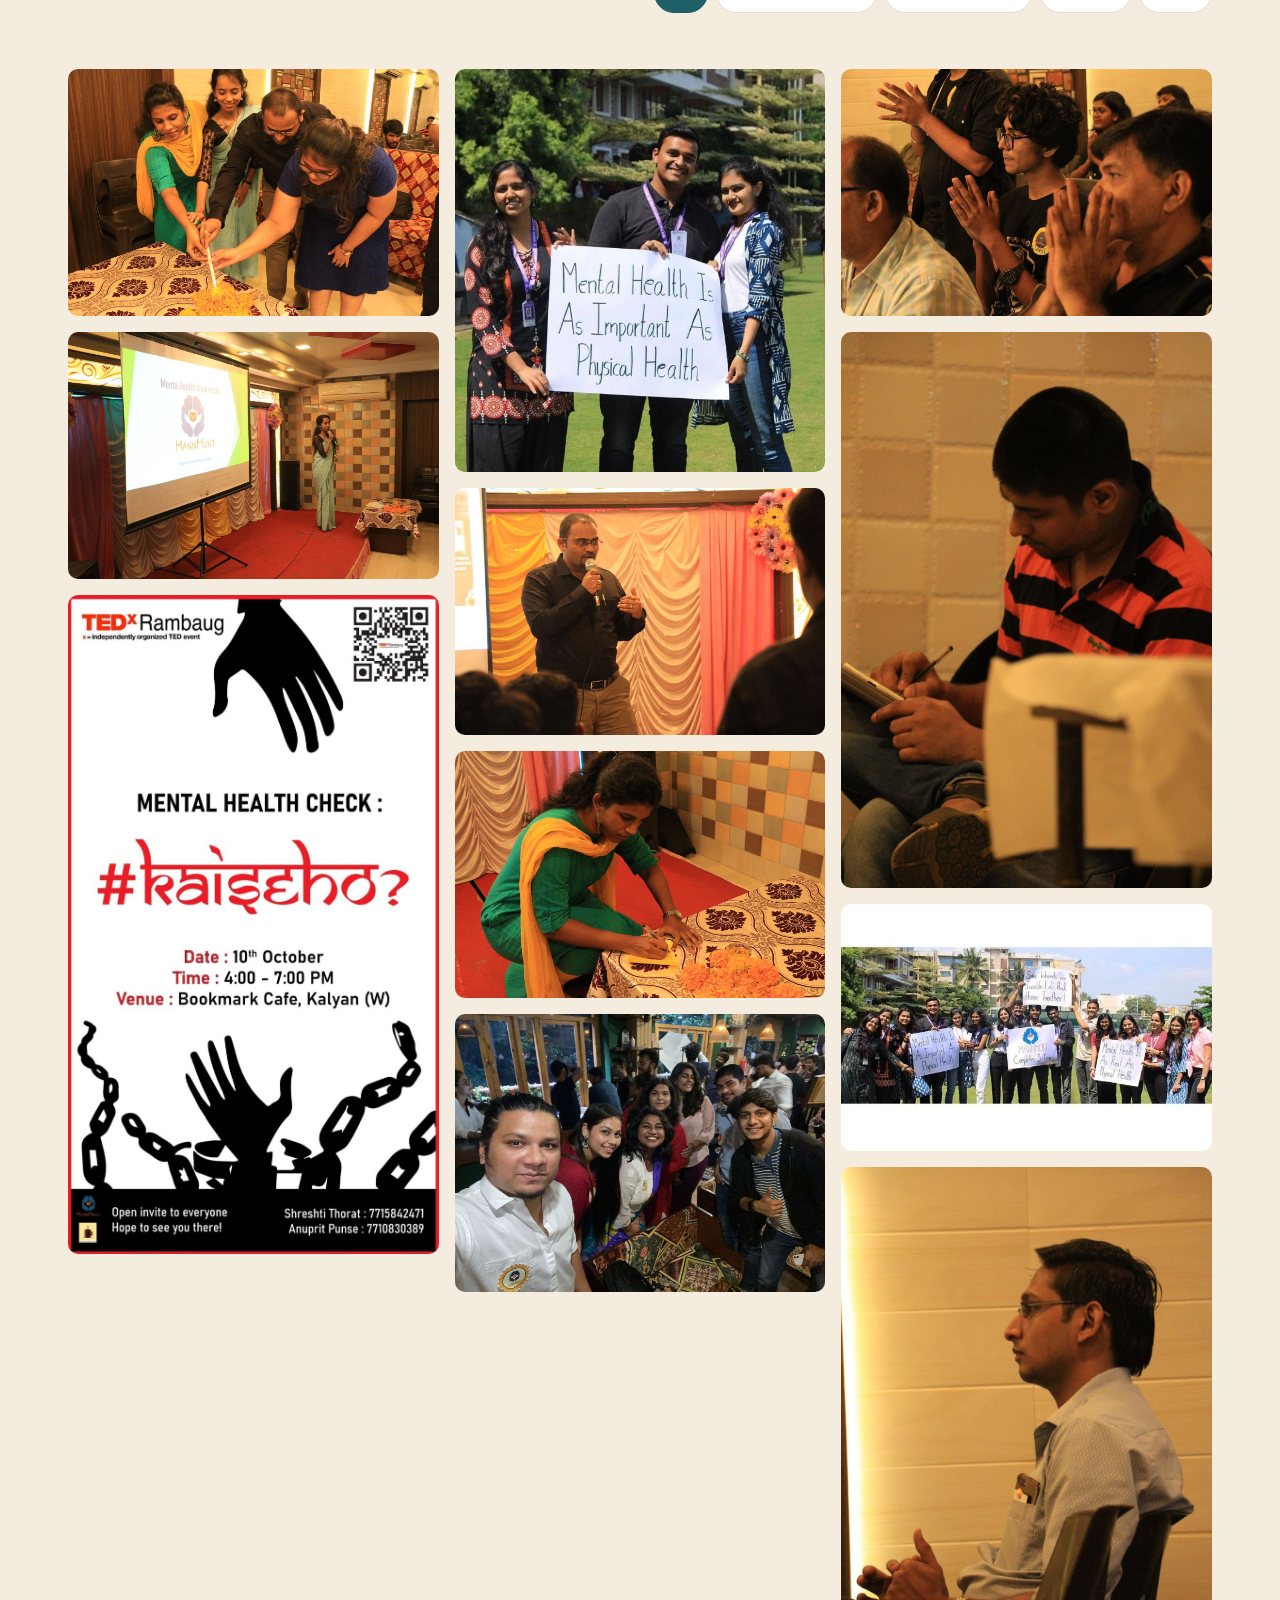
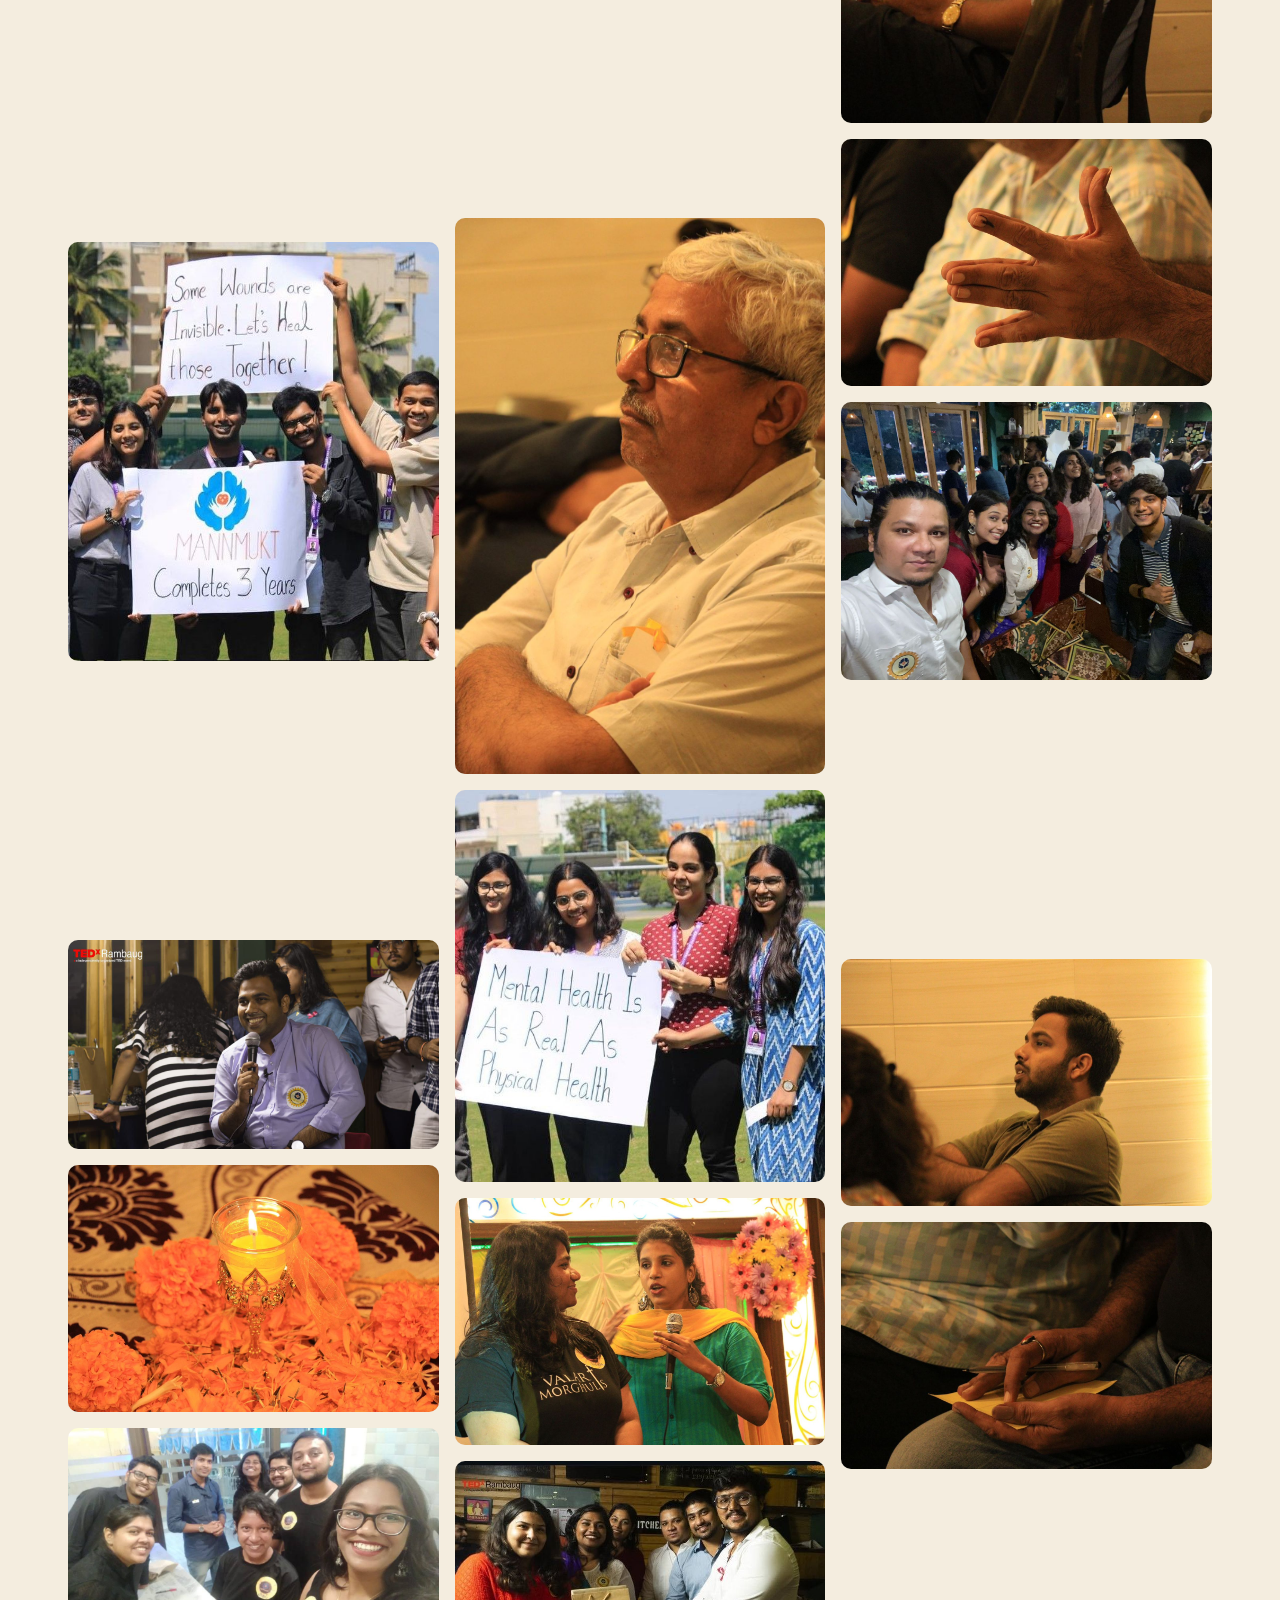
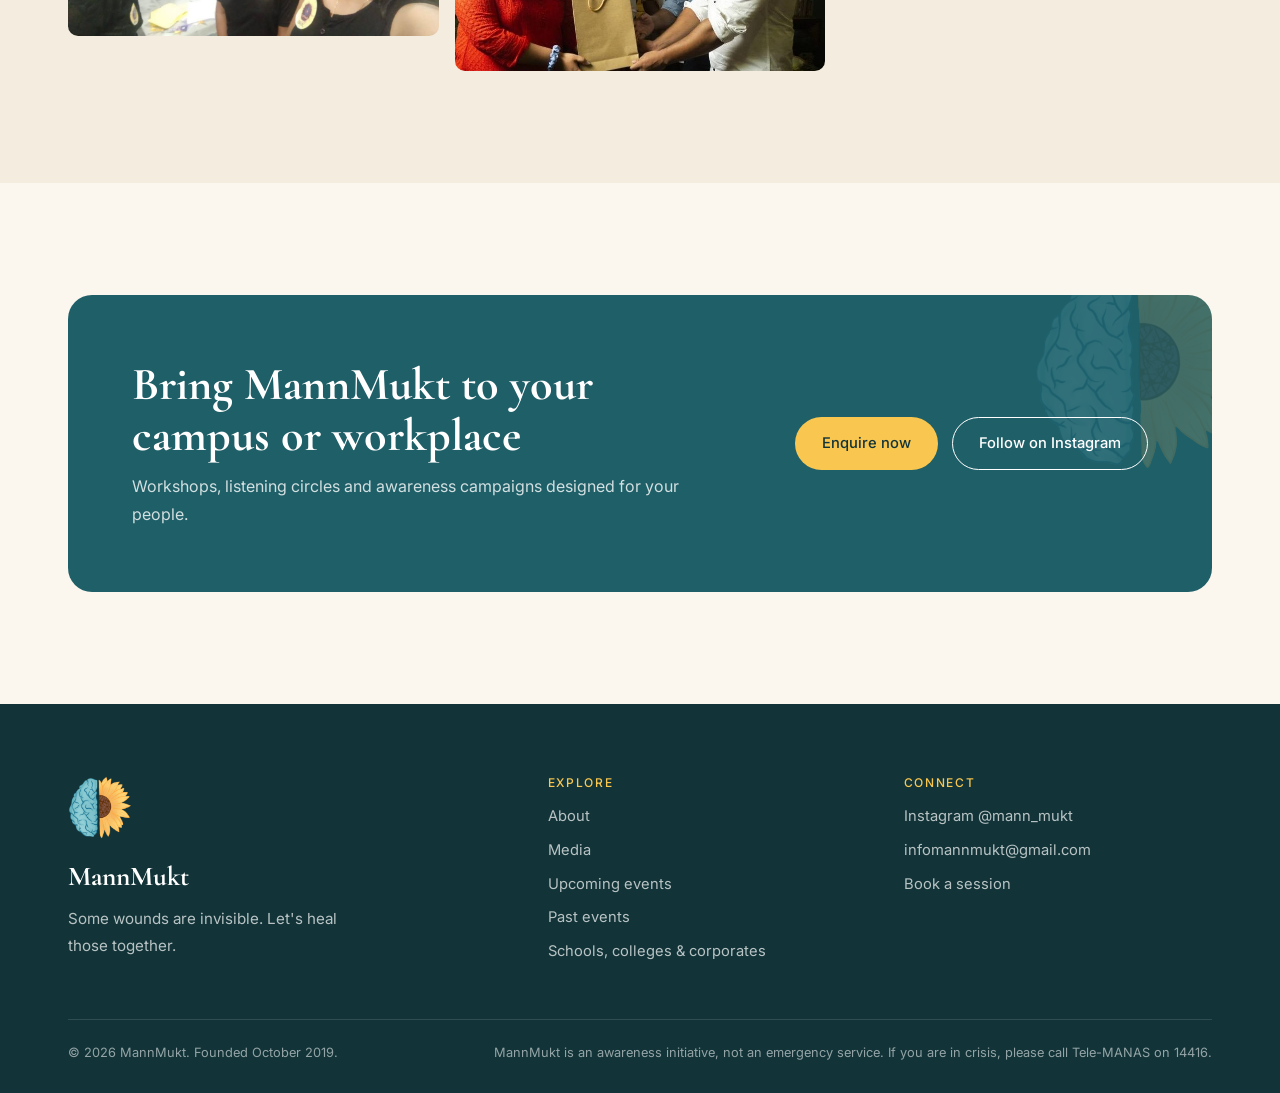
<file: media.html>
<!DOCTYPE html>
<html lang="en">
<head>
  <meta charset="UTF-8" />
  <meta name="viewport" content="width=device-width, initial-scale=1.0" />
  <title>Media | MannMukt</title>
  <meta name="description" content="Photos and videos from MannMukt events, workshops, campus campaigns and our TEDxRambaug collaboration." />
  <meta name="theme-color" content="#FBF7EF" />
  <meta property="og:title" content="Media | MannMukt" />
  <meta property="og:description" content="Photos and videos from MannMukt events, workshops, campus campaigns and our TEDxRambaug collaboration." />
  <meta property="og:image" content="assets/img/3years-campus.jpg" />
  <link rel="icon" type="image/png" href="assets/img/favicon.png" />
  <link rel="preconnect" href="https://fonts.googleapis.com" />
  <link rel="preconnect" href="https://fonts.gstatic.com" crossorigin />
  <link href="https://fonts.googleapis.com/css2?family=Cormorant+Garamond:ital,wght@0,400;0,600;0,700;1,400;1,600&family=Inter:wght@300;400;500&display=swap" rel="stylesheet" />
  <link rel="stylesheet" href="assets/css/style.css" />
</head>
<body>
  <a class="skip-link" href="#main">Skip to content</a>

  <!-- NAV -->
  <nav class="nav" id="nav" aria-label="Main navigation">
    <div class="nav-inner">
      <a href="index.html" class="nav-logo" aria-label="MannMukt home">
        <img src="assets/img/logo.png" alt="" class="nav-logo-img" width="41" height="40" />
        <span class="nav-logo-text">MannMukt</span>
      </a>
      <ul class="nav-links" id="nav-links">
        <li><a href="index.html" class="nav-link">Home</a></li>
        <li><a href="about.html" class="nav-link">About</a></li>
        <li><a href="media.html" class="nav-link" aria-current="page">Media</a></li>
        <li><a href="upcoming-events.html" class="nav-link">Upcoming Events</a></li>
        <li><a href="past-events.html" class="nav-link">Past Events</a></li>
        <li><a href="partner.html" class="nav-link">Schools &amp; Corporates</a></li>
        <li><a href="partner.html#enquire" class="btn btn--primary nav-cta">Book a session</a></li>
      </ul>
      <button class="hamburger" id="hamburger" aria-label="Open menu" aria-expanded="false" aria-controls="nav-links">
        <span class="hamburger-line"></span>
        <span class="hamburger-line"></span>
        <span class="hamburger-line"></span>
      </button>
    </div>
  </nav>

  <main id="main">

    <header class="page-hero">
      <div class="container">
        <span class="eyebrow">Media</span>
        <h1>Moments that started conversations</h1>
        <p>Photos and videos from our workshops, community meets, campus campaigns and collaborations.</p>
      </div>
    </header>

    <section class="section">
      <div class="container video-feature">
        <div class="video-frame reveal">
          <video controls playsinline preload="metadata" poster="assets/video/mannmukt-voices-poster.jpg">
            <source src="assets/video/mannmukt-voices.mp4" type="video/mp4" />
            Your browser does not support video. <a href="assets/video/mannmukt-voices.mp4">Download the video</a>.
          </video>
        </div>
        <div class="split-body reveal">
          <span class="eyebrow">Watch</span>
          <h2 class="section-title">Voices of MannMukt</h2>
          <p>Members of the MannMukt community share what mental health awareness means to them, and why every conversation is a step forward.</p>
          <p>For more reels and stories, follow us on Instagram.</p>
          <div class="btn-row"><a href="https://instagram.com/mann_mukt" target="_blank" rel="noopener" class="btn btn--primary">@mann_mukt on Instagram</a></div>
        </div>
      </div>
    </section>

    <section class="section section--sand" aria-labelledby="gallery-heading">
      <div class="container">
        <div class="section-head section-head--split">
          <div>
            <span class="eyebrow">Gallery</span>
            <h2 class="section-title" id="gallery-heading">Photo gallery</h2>
          </div>
          <div class="filter-bar" role="group" aria-label="Filter photos">
            <button class="filter-btn" data-filter="all" aria-pressed="true">All</button>
            <button class="filter-btn" data-filter="community" aria-pressed="false">Community events</button>
            <button class="filter-btn" data-filter="tedx" aria-pressed="false">TEDx #KaiseHo?</button>
            <button class="filter-btn" data-filter="campus" aria-pressed="false">Campus</button>
            <button class="filter-btn" data-filter="team" aria-pressed="false">Team</button>
          </div>
        </div>
        <div class="masonry-grid" id="gallery"></div>
        <noscript><p>Turn on JavaScript to view the photo gallery.</p></noscript>
      </div>
    </section>

    <section class="section">
      <div class="container">
        <div class="cta-band reveal">
          <div>
            <h2>Bring MannMukt to your campus or workplace</h2>
            <p>Workshops, listening circles and awareness campaigns designed for your people.</p>
          </div>
          <div class="btn-row">
            <a href="partner.html#enquire" class="btn btn--sun">Enquire now</a>
            <a href="https://instagram.com/mann_mukt" target="_blank" rel="noopener" class="btn btn--ghost">Follow on Instagram</a>
          </div>
        </div>
      </div>
    </section>
  </main>

  <!-- FOOTER -->
  <footer class="footer">
    <div class="container">
      <div class="footer-inner">
        <div class="footer-brand">
          <img src="assets/img/logo.png" alt="" class="footer-logo" />
          <p class="footer-brand-name">MannMukt</p>
          <p class="footer-tagline">Some wounds are invisible. Let's heal those together.</p>
        </div>
        <div>
          <h4>Explore</h4>
          <nav class="footer-links" aria-label="Footer navigation">
            <a href="about.html">About</a>
            <a href="media.html">Media</a>
            <a href="upcoming-events.html">Upcoming events</a>
            <a href="past-events.html">Past events</a>
            <a href="partner.html">Schools, colleges &amp; corporates</a>
          </nav>
        </div>
        <div>
          <h4>Connect</h4>
          <div class="footer-links">
            <a href="https://instagram.com/mann_mukt" target="_blank" rel="noopener">Instagram @mann_mukt</a>
            <a href="mailto:infomannmukt@gmail.com">infomannmukt@gmail.com</a>
            <a href="partner.html#enquire">Book a session</a>
          </div>
        </div>
      </div>
      <div class="footer-bottom">
        <p>&copy; <span id="year">2026</span> MannMukt. Founded October 2019.</p>
        <p>MannMukt is an awareness initiative, not an emergency service. If you are in crisis, please call Tele-MANAS on 14416.</p>
      </div>
    </div>
  </footer>

  <script src="assets/js/data.js"></script>
  <script src="assets/js/script.js"></script>
</body>
</html>
</file>
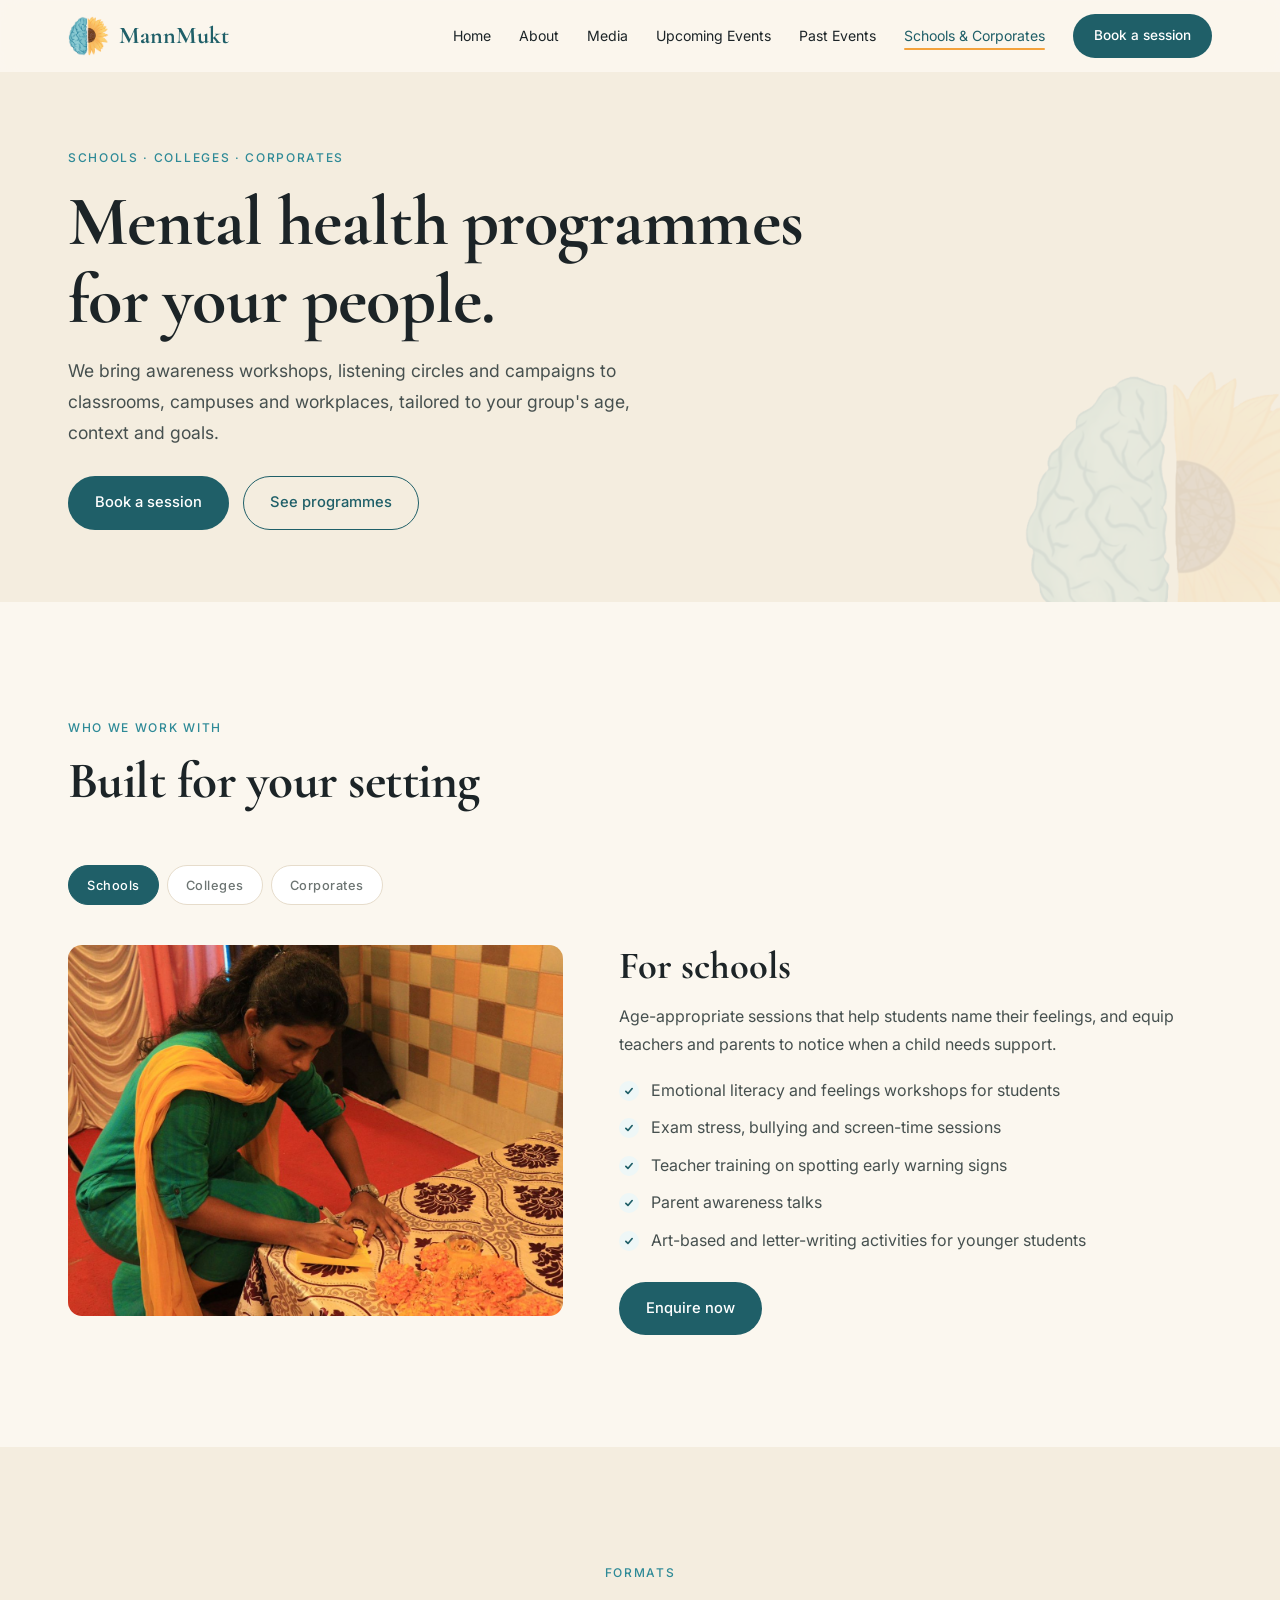
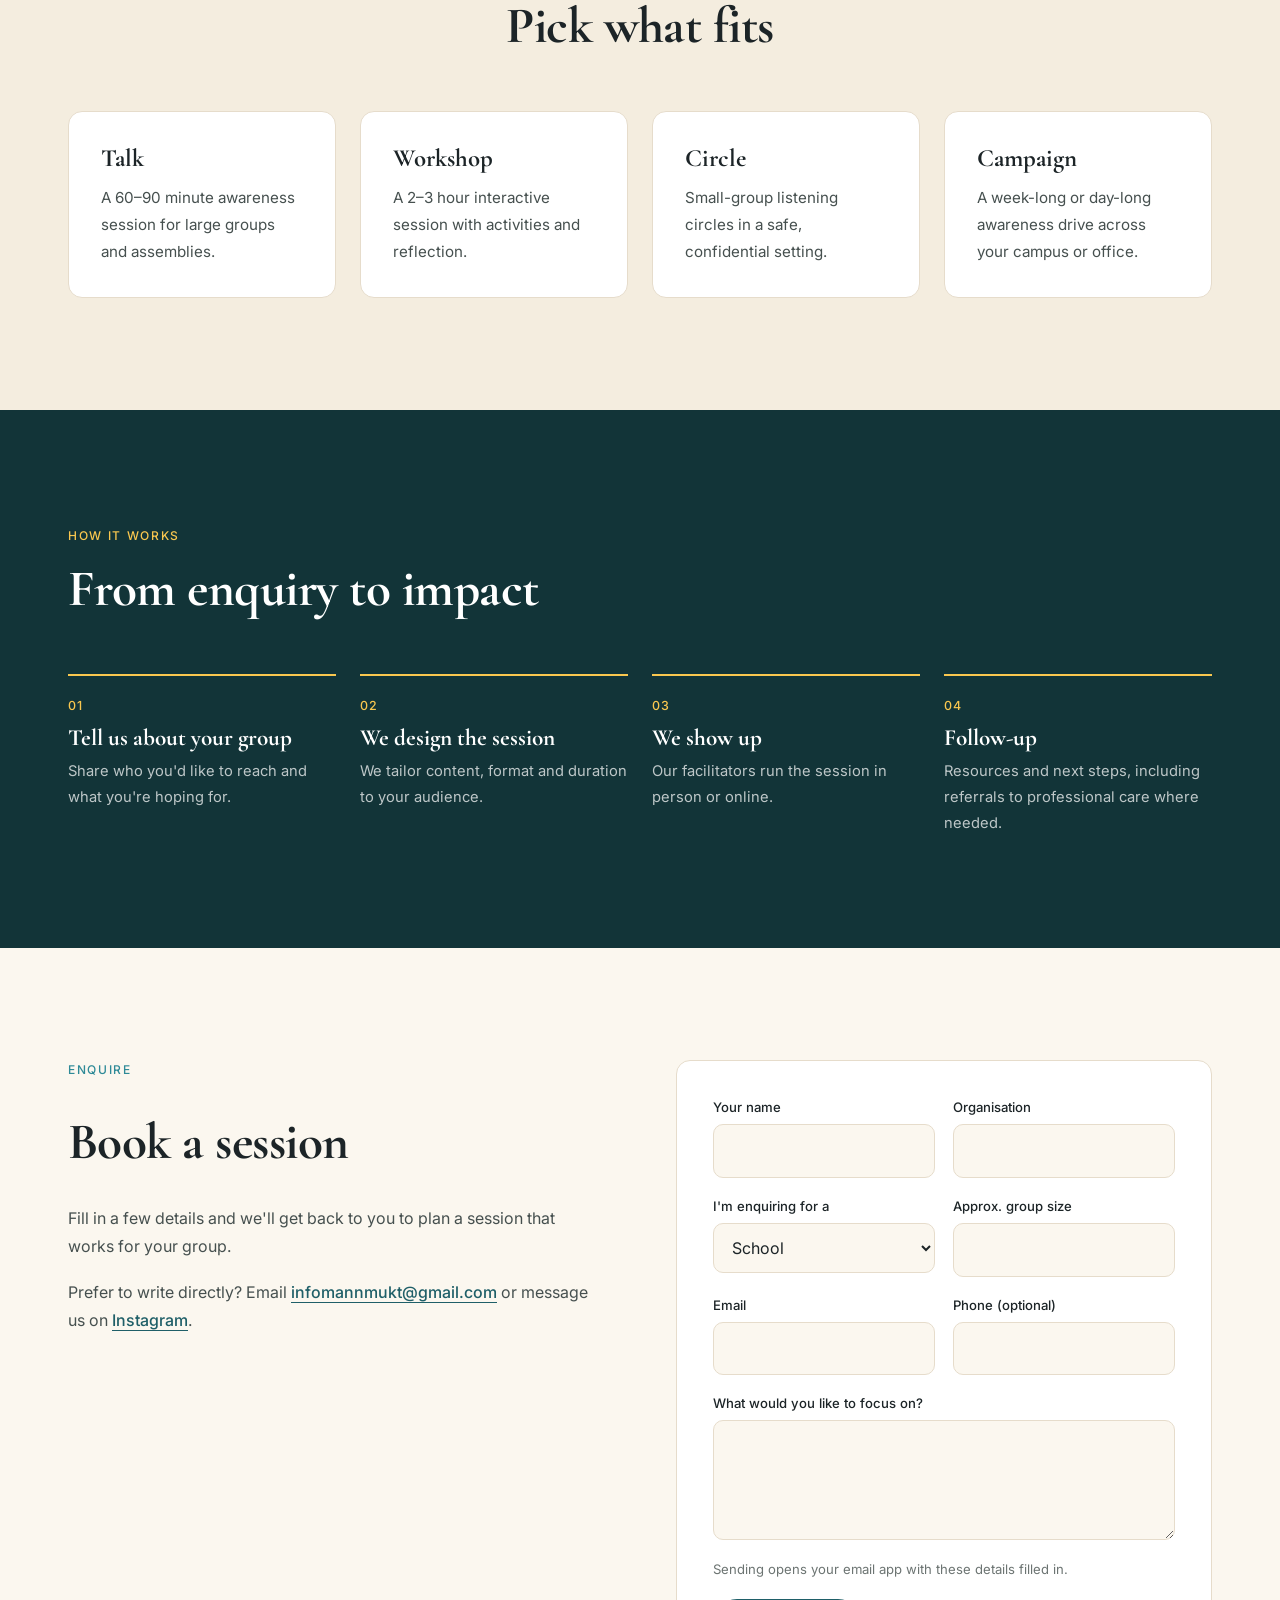
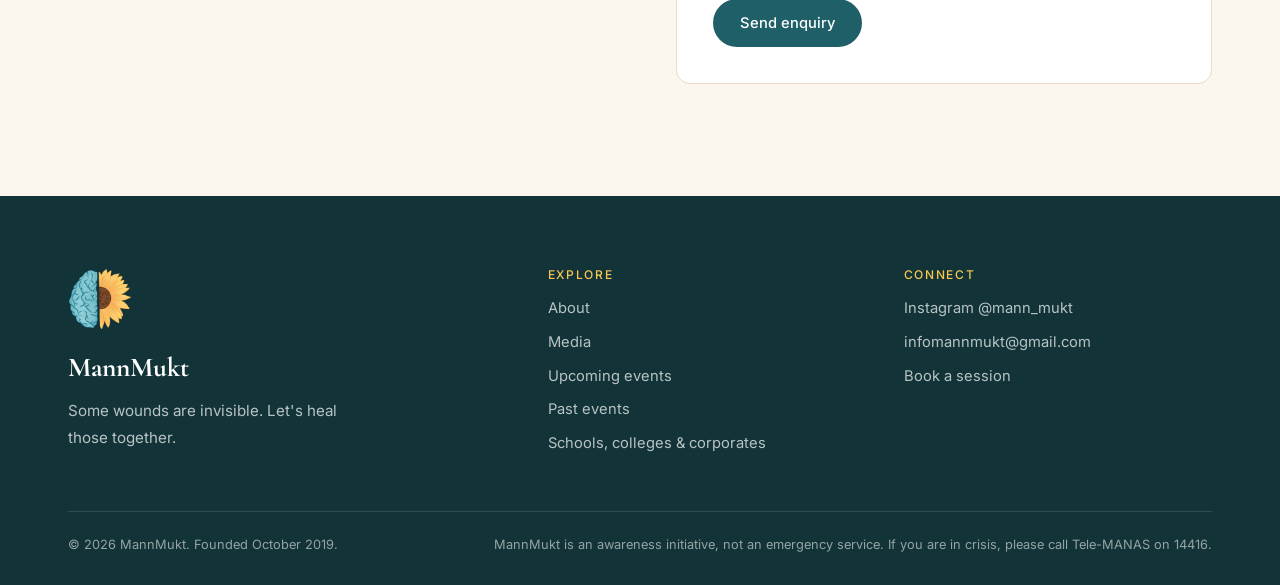
<file: partner.html>
<!DOCTYPE html>
<html lang="en">
<head>
  <meta charset="UTF-8" />
  <meta name="viewport" content="width=device-width, initial-scale=1.0" />
  <title>For Schools, Colleges & Corporates | MannMukt</title>
  <meta name="description" content="Mental health awareness workshops and programmes by MannMukt for schools, colleges and corporates. Book a session for your students or team." />
  <meta name="theme-color" content="#FBF7EF" />
  <meta property="og:title" content="For Schools, Colleges & Corporates | MannMukt" />
  <meta property="og:description" content="Mental health awareness workshops and programmes by MannMukt for schools, colleges and corporates. Book a session for your students or team." />
  <meta property="og:image" content="assets/img/3years-campus.jpg" />
  <link rel="icon" type="image/png" href="assets/img/favicon.png" />
  <link rel="preconnect" href="https://fonts.googleapis.com" />
  <link rel="preconnect" href="https://fonts.gstatic.com" crossorigin />
  <link href="https://fonts.googleapis.com/css2?family=Cormorant+Garamond:ital,wght@0,400;0,600;0,700;1,400;1,600&family=Inter:wght@300;400;500&display=swap" rel="stylesheet" />
  <link rel="stylesheet" href="assets/css/style.css" />
</head>
<body>
  <a class="skip-link" href="#main">Skip to content</a>

  <!-- NAV -->
  <nav class="nav" id="nav" aria-label="Main navigation">
    <div class="nav-inner">
      <a href="index.html" class="nav-logo" aria-label="MannMukt home">
        <img src="assets/img/logo.png" alt="" class="nav-logo-img" width="41" height="40" />
        <span class="nav-logo-text">MannMukt</span>
      </a>
      <ul class="nav-links" id="nav-links">
        <li><a href="index.html" class="nav-link">Home</a></li>
        <li><a href="about.html" class="nav-link">About</a></li>
        <li><a href="media.html" class="nav-link">Media</a></li>
        <li><a href="upcoming-events.html" class="nav-link">Upcoming Events</a></li>
        <li><a href="past-events.html" class="nav-link">Past Events</a></li>
        <li><a href="partner.html" class="nav-link" aria-current="page">Schools &amp; Corporates</a></li>
        <li><a href="partner.html#enquire" class="btn btn--primary nav-cta">Book a session</a></li>
      </ul>
      <button class="hamburger" id="hamburger" aria-label="Open menu" aria-expanded="false" aria-controls="nav-links">
        <span class="hamburger-line"></span>
        <span class="hamburger-line"></span>
        <span class="hamburger-line"></span>
      </button>
    </div>
  </nav>

  <main id="main">

    <header class="page-hero">
      <div class="container">
        <span class="eyebrow">Schools · Colleges · Corporates</span>
        <h1>Mental health programmes for your people.</h1>
        <p>We bring awareness workshops, listening circles and campaigns to classrooms, campuses and workplaces, tailored to your group's age, context and goals.</p>
        <div class="btn-row" style="margin-top:28px"><a href="#enquire" class="btn btn--primary">Book a session</a><a href="#programmes" class="btn btn--ghost">See programmes</a></div>
      </div>
    </header>

    <section class="section" id="programmes">
      <div class="container">
        <div class="section-head">
          <span class="eyebrow">Who we work with</span>
          <h2 class="section-title">Built for your setting</h2>
        </div>
        <div class="tabs" role="tablist" aria-label="Audience">
          <button class="filter-btn" role="tab" id="tab-schools" aria-controls="panel-schools" aria-selected="true" aria-pressed="true">Schools</button>
          <button class="filter-btn" role="tab" id="tab-colleges" aria-controls="panel-colleges" aria-selected="false" aria-pressed="false" tabindex="-1">Colleges</button>
          <button class="filter-btn" role="tab" id="tab-corporates" aria-controls="panel-corporates" aria-selected="false" aria-pressed="false" tabindex="-1">Corporates</button>
        </div>

        <div class="tab-panel" id="panel-schools" role="tabpanel" aria-labelledby="tab-schools">
          <div class="audience-panel">
            <img src="assets/img/meet-letter-to-self.jpg" alt="A participant writing a letter during a MannMukt activity" loading="lazy" />
            <div>
              <h3>For schools</h3>
              <p>Age-appropriate sessions that help students name their feelings, and equip teachers and parents to notice when a child needs support.</p>
              <ul class="check-list">
              <li>Emotional literacy and feelings workshops for students</li>
              <li>Exam stress, bullying and screen-time sessions</li>
              <li>Teacher training on spotting early warning signs</li>
              <li>Parent awareness talks</li>
              <li>Art-based and letter-writing activities for younger students</li>
              </ul>
              <a href="#enquire" class="btn btn--primary">Enquire now</a>
            </div>
          </div>
        </div>

        <div class="tab-panel" id="panel-colleges" role="tabpanel" aria-labelledby="tab-colleges" hidden>
          <div class="audience-panel">
            <img src="assets/img/3years-real.jpg" alt="College students with a placard reading Mental health is as real as physical health" loading="lazy" />
            <div>
              <h3>For colleges</h3>
              <p>From orientation week to exam season, we help campuses build a culture where asking for help is normal.</p>
              <ul class="check-list">
              <li>Awareness workshops on anxiety, stress and burnout</li>
              <li>Listening circles and peer-support sessions</li>
              <li>World Mental Health Day and campus placard campaigns</li>
              <li>Talks and panel events with student clubs and fests</li>
              <li>Guided imagery and art therapy experiences</li>
              </ul>
              <a href="#enquire" class="btn btn--primary">Enquire now</a>
            </div>
          </div>
        </div>

        <div class="tab-panel" id="panel-corporates" role="tabpanel" aria-labelledby="tab-corporates" hidden>
          <div class="audience-panel">
            <img src="assets/img/meet-presentation.jpg" alt="A MannMukt facilitator presenting a mental health awareness session" loading="lazy" />
            <div>
              <h3>For corporates</h3>
              <p>Practical sessions that help teams manage stress, prevent burnout and talk openly about wellbeing at work.</p>
              <ul class="check-list">
              <li>Stress management and burnout prevention workshops</li>
              <li>Manager training: having supportive conversations</li>
              <li>Team listening circles and wellbeing check-ins</li>
              <li>Mental health awareness weeks and World Mental Health Day events</li>
              <li>Referral pathways to professional care through R4 Therapy</li>
              </ul>
              <a href="#enquire" class="btn btn--primary">Enquire now</a>
            </div>
          </div>
        </div>
      </div>
    </section>

    <section class="section section--sand">
      <div class="container">
        <div class="section-head section-head--center">
          <span class="eyebrow">Formats</span>
          <h2 class="section-title">Pick what fits</h2>
        </div>
        <div class="grid-4">
          <div class="card reveal"><h3>Talk</h3><p>A 60–90 minute awareness session for large groups and assemblies.</p></div>
          <div class="card reveal"><h3>Workshop</h3><p>A 2–3 hour interactive session with activities and reflection.</p></div>
          <div class="card reveal"><h3>Circle</h3><p>Small-group listening circles in a safe, confidential setting.</p></div>
          <div class="card reveal"><h3>Campaign</h3><p>A week-long or day-long awareness drive across your campus or office.</p></div>
        </div>
      </div>
    </section>

    <section class="section section--dark">
      <div class="container">
        <div class="section-head">
          <span class="eyebrow">How it works</span>
          <h2 class="section-title">From enquiry to impact</h2>
        </div>
        <div class="steps">
          <div class="step reveal"><h3>Tell us about your group</h3><p>Share who you'd like to reach and what you're hoping for.</p></div>
          <div class="step reveal"><h3>We design the session</h3><p>We tailor content, format and duration to your audience.</p></div>
          <div class="step reveal"><h3>We show up</h3><p>Our facilitators run the session in person or online.</p></div>
          <div class="step reveal"><h3>Follow-up</h3><p>Resources and next steps, including referrals to professional care where needed.</p></div>
        </div>
      </div>
    </section>

    <section class="section" id="enquire">
      <div class="container split split--top">
        <div class="split-body reveal">
          <span class="eyebrow">Enquire</span>
          <h2 class="section-title">Book a session</h2>
          <p>Fill in a few details and we'll get back to you to plan a session that works for your group.</p>
          <p>Prefer to write directly? Email <a class="text-link" href="mailto:infomannmukt@gmail.com">infomannmukt@gmail.com</a> or message us on <a class="text-link" href="https://instagram.com/mann_mukt" target="_blank" rel="noopener">Instagram</a>.</p>
        </div>
        <form class="form reveal" id="enquiry-form" data-to="infomannmukt@gmail.com" novalidate>
          <div class="form-field"><label for="f-name">Your name</label><input id="f-name" name="name" required autocomplete="name" /></div>
          <div class="form-field"><label for="f-org">Organisation</label><input id="f-org" name="organisation" required autocomplete="organization" /></div>
          <div class="form-field"><label for="f-type">I'm enquiring for a</label>
            <select id="f-type" name="type" required>
              <option value="School">School</option>
              <option value="College">College</option>
              <option value="Corporate">Corporate</option>
              <option value="NGO / Community">NGO / Community</option>
            </select>
          </div>
          <div class="form-field"><label for="f-size">Approx. group size</label><input id="f-size" name="size" inputmode="numeric" /></div>
          <div class="form-field"><label for="f-email">Email</label><input id="f-email" name="email" type="email" required autocomplete="email" /></div>
          <div class="form-field"><label for="f-phone">Phone (optional)</label><input id="f-phone" name="phone" type="tel" autocomplete="tel" /></div>
          <div class="form-field form-field--full"><label for="f-msg">What would you like to focus on?</label><textarea id="f-msg" name="message"></textarea></div>
          <p class="form-note">Sending opens your email app with these details filled in.</p>
          <button type="submit" class="btn btn--primary">Send enquiry</button>
        </form>
      </div>
    </section>
  </main>

  <!-- FOOTER -->
  <footer class="footer">
    <div class="container">
      <div class="footer-inner">
        <div class="footer-brand">
          <img src="assets/img/logo.png" alt="" class="footer-logo" />
          <p class="footer-brand-name">MannMukt</p>
          <p class="footer-tagline">Some wounds are invisible. Let's heal those together.</p>
        </div>
        <div>
          <h4>Explore</h4>
          <nav class="footer-links" aria-label="Footer navigation">
            <a href="about.html">About</a>
            <a href="media.html">Media</a>
            <a href="upcoming-events.html">Upcoming events</a>
            <a href="past-events.html">Past events</a>
            <a href="partner.html">Schools, colleges &amp; corporates</a>
          </nav>
        </div>
        <div>
          <h4>Connect</h4>
          <div class="footer-links">
            <a href="https://instagram.com/mann_mukt" target="_blank" rel="noopener">Instagram @mann_mukt</a>
            <a href="mailto:infomannmukt@gmail.com">infomannmukt@gmail.com</a>
            <a href="partner.html#enquire">Book a session</a>
          </div>
        </div>
      </div>
      <div class="footer-bottom">
        <p>&copy; <span id="year">2026</span> MannMukt. Founded October 2019.</p>
        <p>MannMukt is an awareness initiative, not an emergency service. If you are in crisis, please call Tele-MANAS on 14416.</p>
      </div>
    </div>
  </footer>

  <script src="assets/js/script.js"></script>
</body>
</html>
</file>
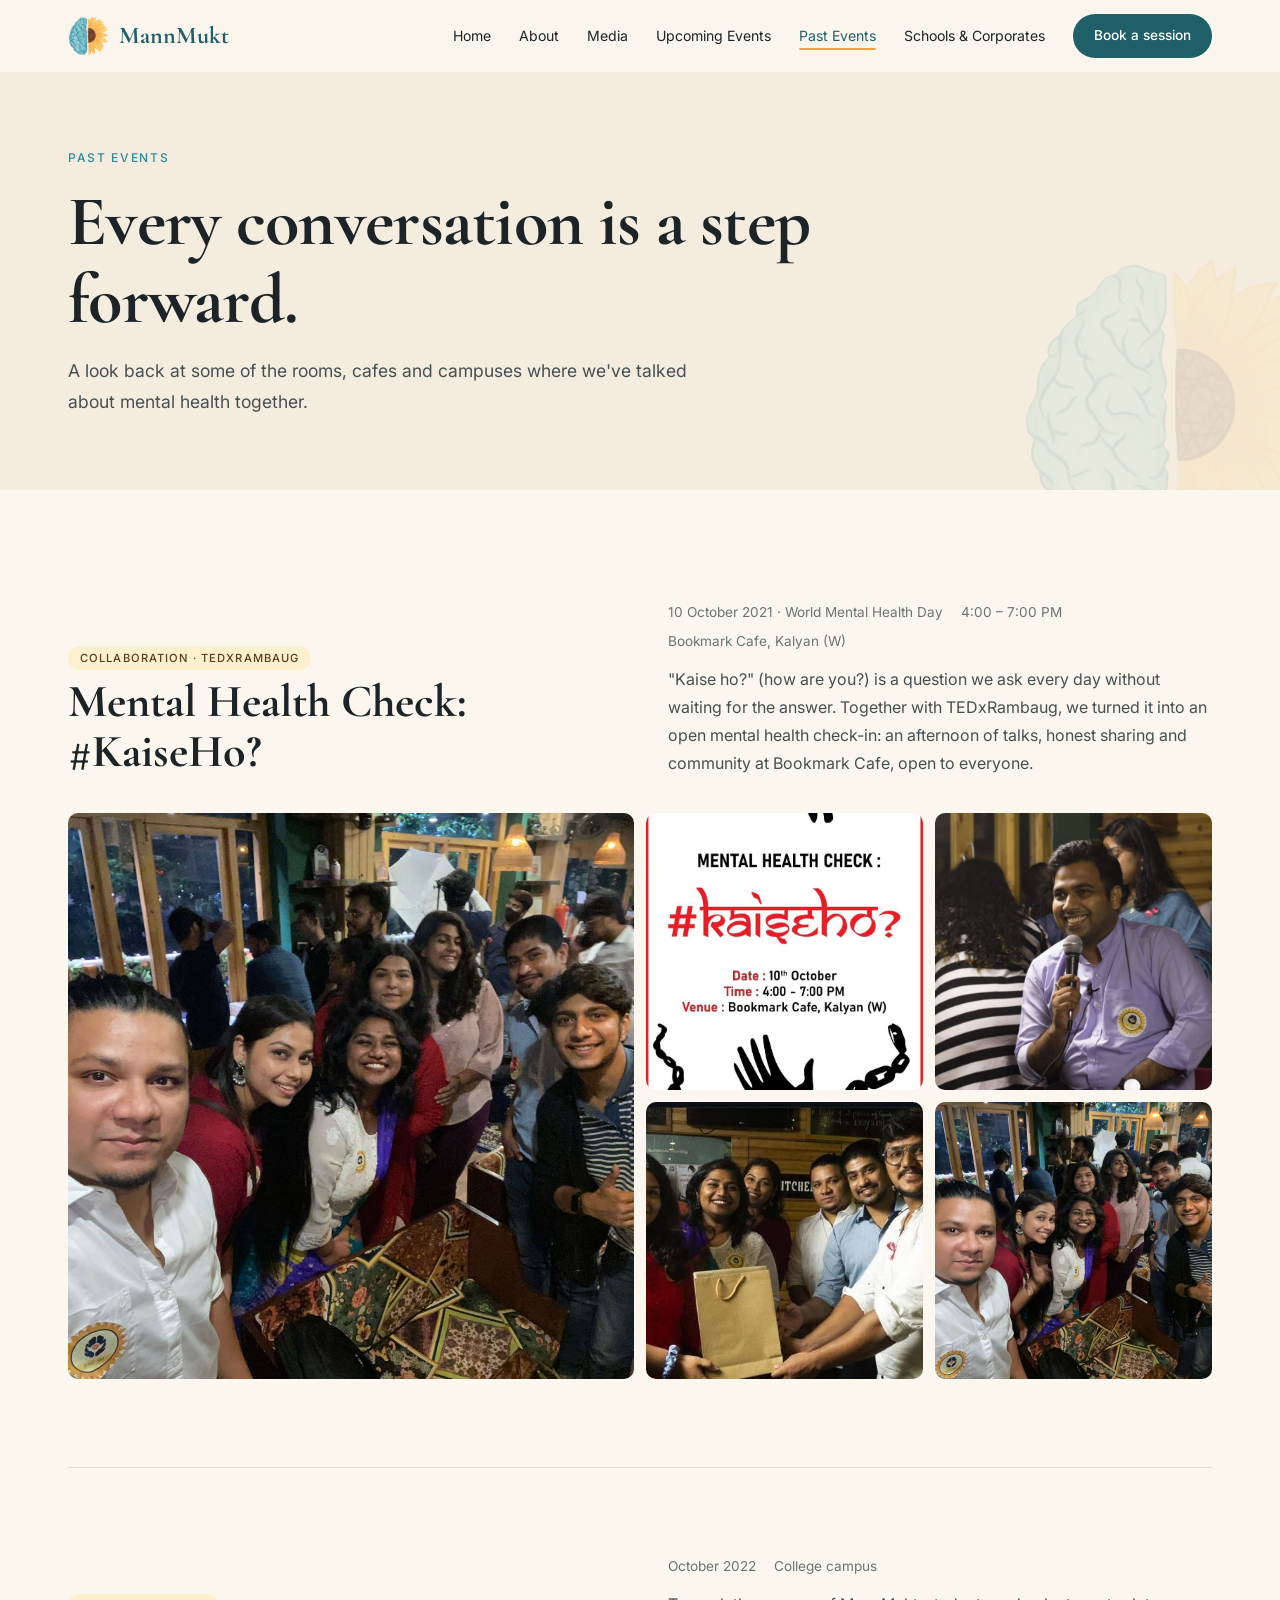
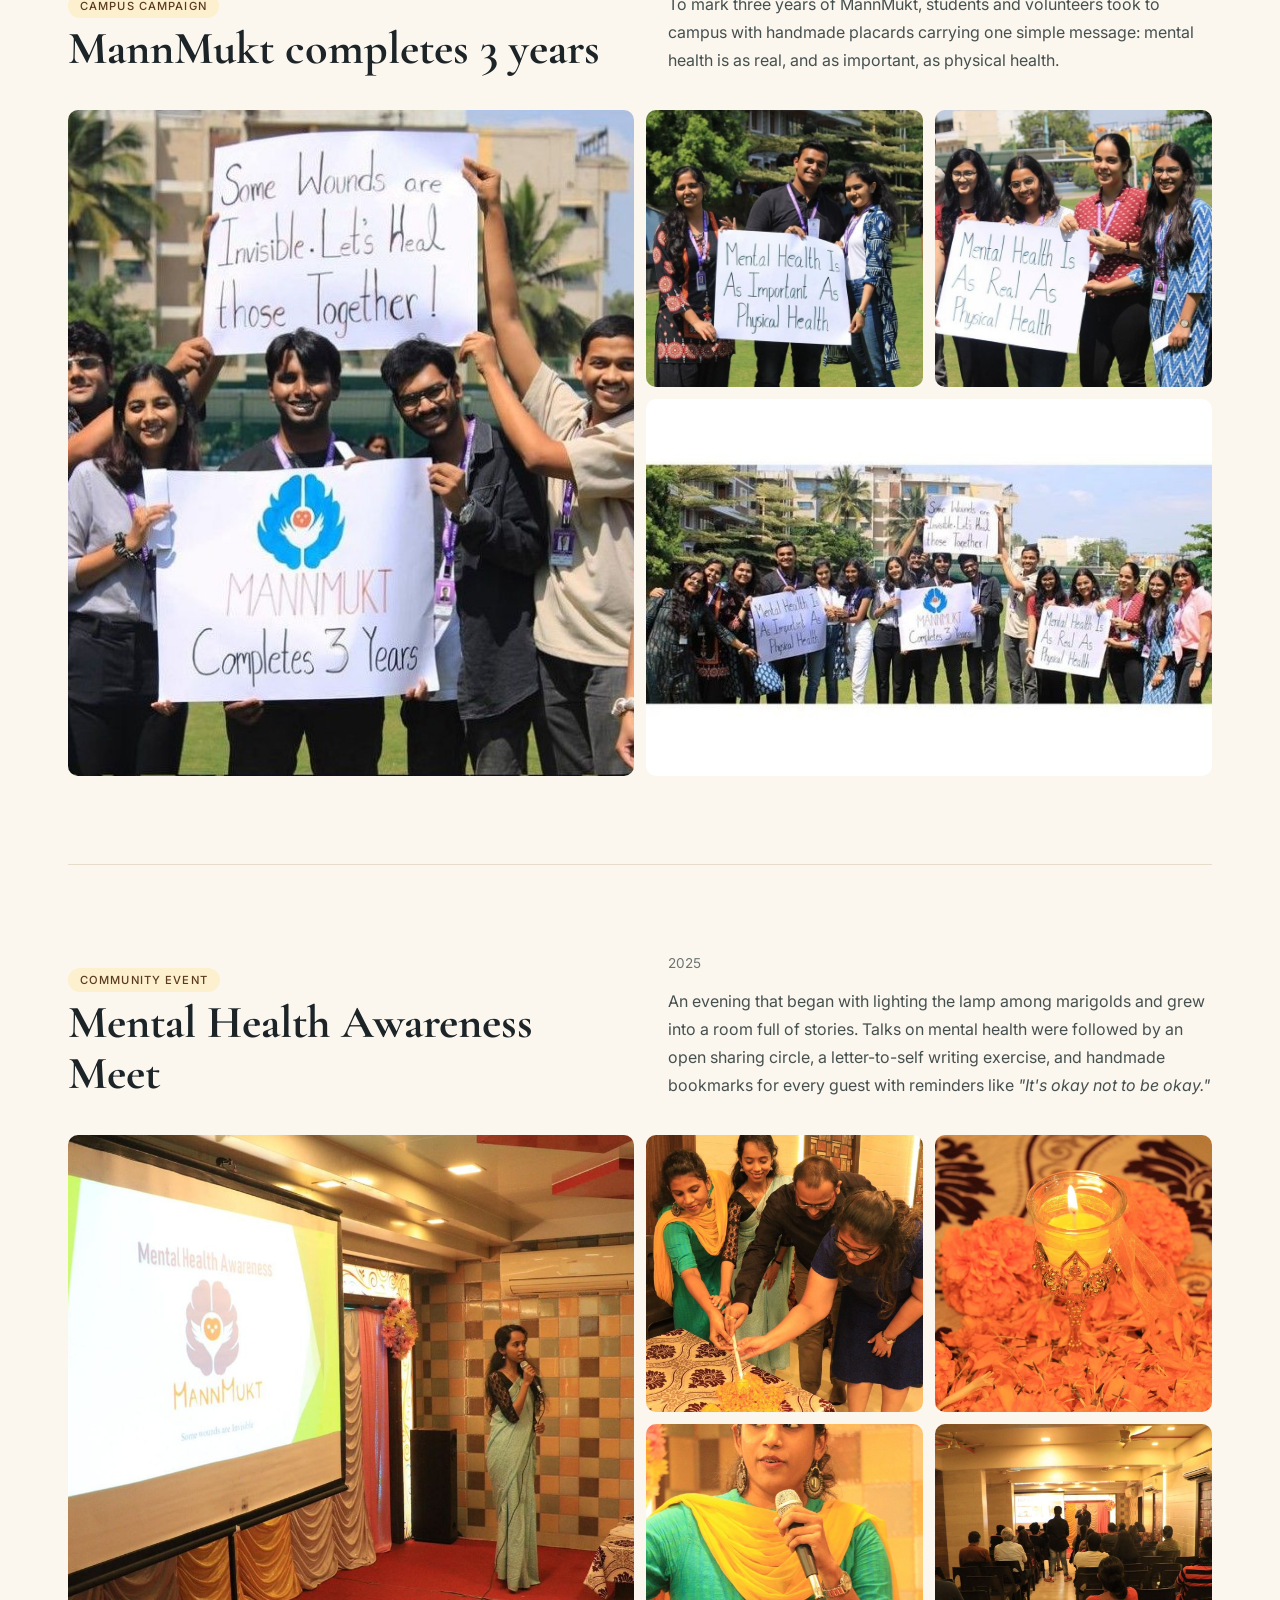
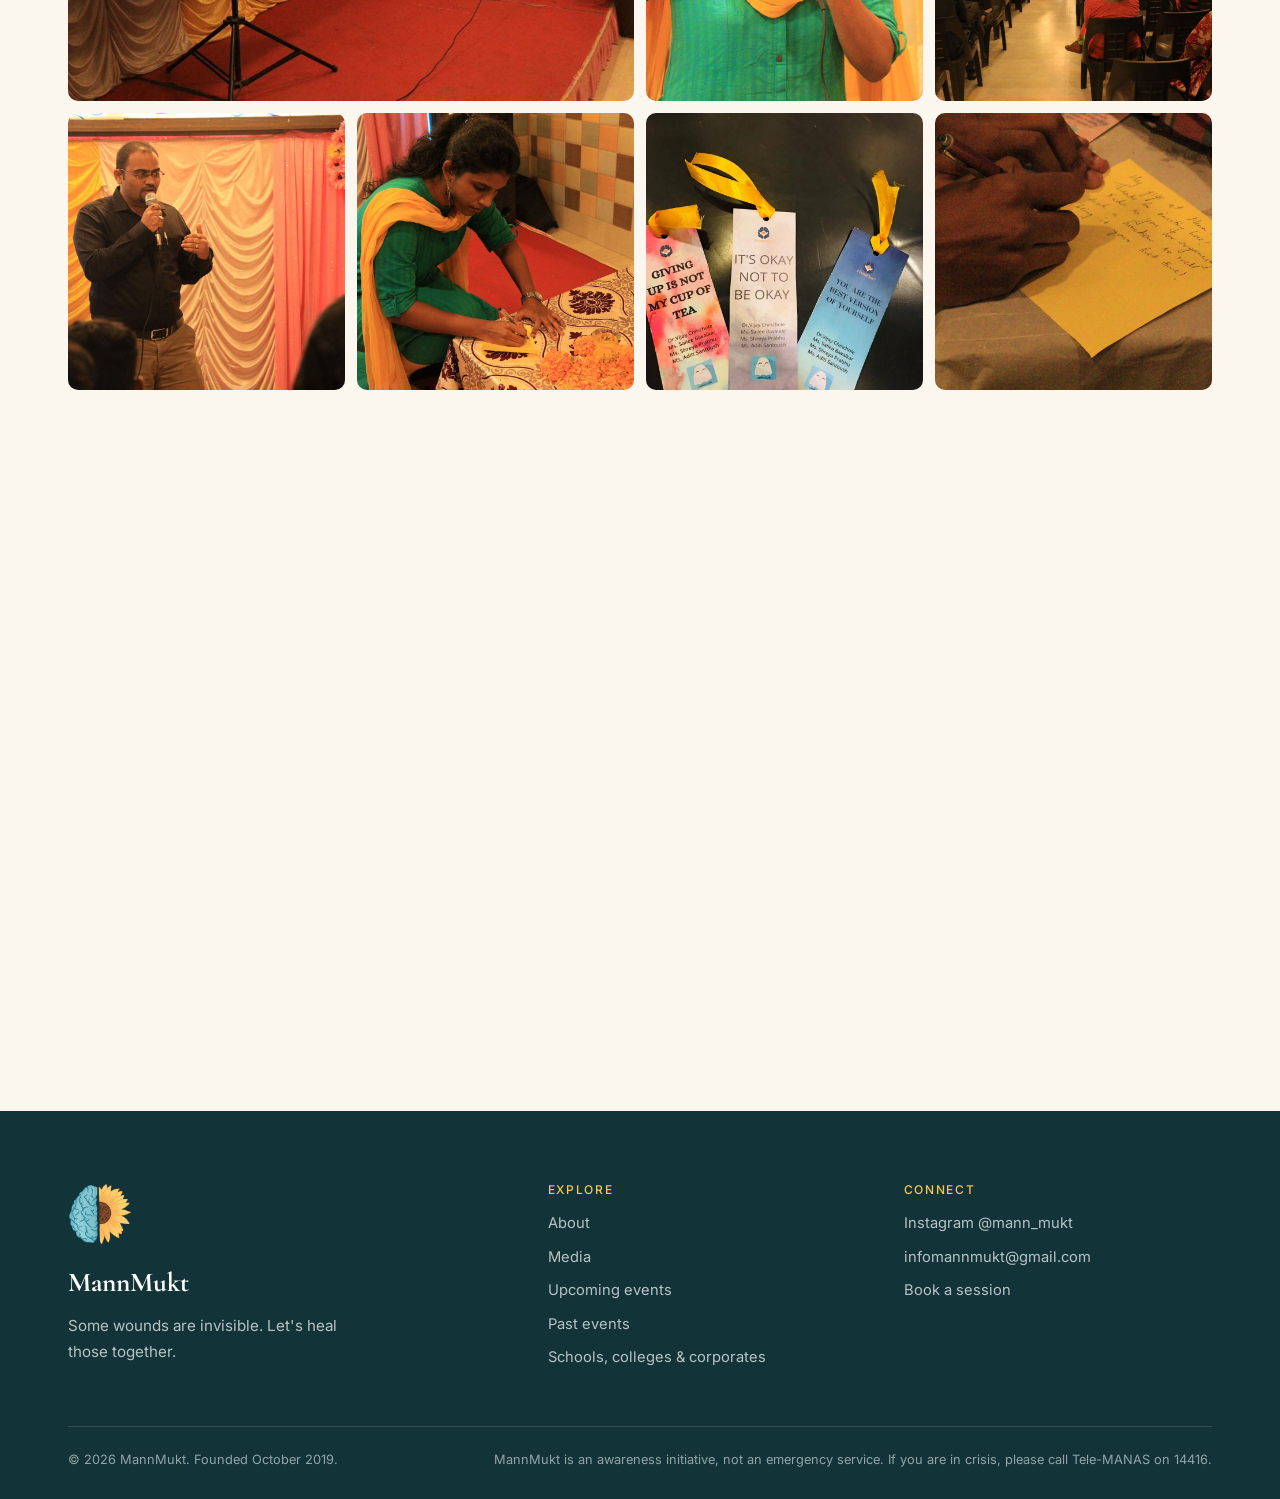
<file: past-events.html>
<!DOCTYPE html>
<html lang="en">
<head>
  <meta charset="UTF-8" />
  <meta name="viewport" content="width=device-width, initial-scale=1.0" />
  <title>Past Events | MannMukt</title>
  <meta name="description" content="A look back at MannMukt events: #KaiseHo? with TEDxRambaug, our 3-year campus campaign and community awareness meets." />
  <meta name="theme-color" content="#FBF7EF" />
  <meta property="og:title" content="Past Events | MannMukt" />
  <meta property="og:description" content="A look back at MannMukt events: #KaiseHo? with TEDxRambaug, our 3-year campus campaign and community awareness meets." />
  <meta property="og:image" content="assets/img/3years-campus.jpg" />
  <link rel="icon" type="image/png" href="assets/img/favicon.png" />
  <link rel="preconnect" href="https://fonts.googleapis.com" />
  <link rel="preconnect" href="https://fonts.gstatic.com" crossorigin />
  <link href="https://fonts.googleapis.com/css2?family=Cormorant+Garamond:ital,wght@0,400;0,600;0,700;1,400;1,600&family=Inter:wght@300;400;500&display=swap" rel="stylesheet" />
  <link rel="stylesheet" href="assets/css/style.css" />
</head>
<body>
  <a class="skip-link" href="#main">Skip to content</a>

  <!-- NAV -->
  <nav class="nav" id="nav" aria-label="Main navigation">
    <div class="nav-inner">
      <a href="index.html" class="nav-logo" aria-label="MannMukt home">
        <img src="assets/img/logo.png" alt="" class="nav-logo-img" width="41" height="40" />
        <span class="nav-logo-text">MannMukt</span>
      </a>
      <ul class="nav-links" id="nav-links">
        <li><a href="index.html" class="nav-link">Home</a></li>
        <li><a href="about.html" class="nav-link">About</a></li>
        <li><a href="media.html" class="nav-link">Media</a></li>
        <li><a href="upcoming-events.html" class="nav-link">Upcoming Events</a></li>
        <li><a href="past-events.html" class="nav-link" aria-current="page">Past Events</a></li>
        <li><a href="partner.html" class="nav-link">Schools &amp; Corporates</a></li>
        <li><a href="partner.html#enquire" class="btn btn--primary nav-cta">Book a session</a></li>
      </ul>
      <button class="hamburger" id="hamburger" aria-label="Open menu" aria-expanded="false" aria-controls="nav-links">
        <span class="hamburger-line"></span>
        <span class="hamburger-line"></span>
        <span class="hamburger-line"></span>
      </button>
    </div>
  </nav>

  <main id="main">

    <header class="page-hero">
      <div class="container">
        <span class="eyebrow">Past events</span>
        <h1>Every conversation is a step forward.</h1>
        <p>A look back at some of the rooms, cafes and campuses where we've talked about mental health together.</p>
      </div>
    </header>

    <section class="section">
      <div class="container">

        <article class="story" id="kaiseho">
          <div class="story-head reveal">
            <div>
              <span class="event-tag">Collaboration · TEDxRambaug</span>
              <h2>Mental Health Check: #KaiseHo?</h2>
            </div>
            <div>
              <div class="event-meta" style="margin-bottom:12px">
                <span>10 October 2021 · World Mental Health Day</span><span>4:00 – 7:00 PM</span><span>Bookmark Cafe, Kalyan (W)</span>
              </div>
              <p>"Kaise ho?" (how are you?) is a question we ask every day without waiting for the answer. Together with TEDxRambaug, we turned it into an open mental health check-in: an afternoon of talks, honest sharing and community at Bookmark Cafe, open to everyone.</p>
            </div>
          </div>
          <div class="story-photos reveal">
            <button type="button" data-lightbox="kaiseho" data-src="assets/img/tedx-group.jpg" data-caption="The #KaiseHo? community at Bookmark Cafe" aria-label="View photo: The #KaiseHo? community at Bookmark Cafe"><img src="assets/img/tedx-group.jpg" alt="The #KaiseHo? community at Bookmark Cafe" loading="lazy" /></button>
            <button type="button" data-lightbox="kaiseho" data-src="assets/img/tedx-kaiseho-poster.jpg" data-caption="Event poster: Mental Health Check #KaiseHo?" aria-label="View photo: Event poster: Mental Health Check #KaiseHo?"><img src="assets/img/tedx-kaiseho-poster.jpg" alt="Event poster: Mental Health Check #KaiseHo?" loading="lazy" /></button>
            <button type="button" data-lightbox="kaiseho" data-src="assets/img/tedx-speaker.jpg" data-caption="A speaker sharing at #KaiseHo?" aria-label="View photo: A speaker sharing at #KaiseHo?"><img src="assets/img/tedx-speaker.jpg" alt="A speaker sharing at #KaiseHo?" loading="lazy" /></button>
            <button type="button" data-lightbox="kaiseho" data-src="assets/img/tedx-felicitation.jpg" data-caption="Felicitation at #KaiseHo?" aria-label="View photo: Felicitation at #KaiseHo?"><img src="assets/img/tedx-felicitation.jpg" alt="Felicitation at #KaiseHo?" loading="lazy" /></button>
            <button type="button" data-lightbox="kaiseho" data-src="assets/img/tedx-group-2.jpg" data-caption="Together at Bookmark Cafe" aria-label="View photo: Together at Bookmark Cafe"><img src="assets/img/tedx-group-2.jpg" alt="Together at Bookmark Cafe" loading="lazy" /></button>
          </div>
        </article>

        <article class="story" id="three-years">
          <div class="story-head reveal">
            <div>
              <span class="event-tag">Campus campaign</span>
              <h2>MannMukt completes 3 years</h2>
            </div>
            <div>
              <div class="event-meta" style="margin-bottom:12px"><span>October 2022</span><span>College campus</span></div>
              <p>To mark three years of MannMukt, students and volunteers took to campus with handmade placards carrying one simple message: mental health is as real, and as important, as physical health.</p>
            </div>
          </div>
          <div class="story-photos reveal">
            <button type="button" data-lightbox="three-years" data-src="assets/img/3years-campus.jpg" data-caption="Some wounds are invisible. Let&#x27;s heal those together." aria-label="View photo: Some wounds are invisible. Let&#x27;s heal those together."><img src="assets/img/3years-campus.jpg" alt="Some wounds are invisible. Let&#x27;s heal those together." loading="lazy" /></button>
            <button type="button" data-lightbox="three-years" data-src="assets/img/3years-important.jpg" data-caption="Mental health is as important as physical health" aria-label="View photo: Mental health is as important as physical health"><img src="assets/img/3years-important.jpg" alt="Mental health is as important as physical health" loading="lazy" /></button>
            <button type="button" data-lightbox="three-years" data-src="assets/img/3years-real.jpg" data-caption="Mental health is as real as physical health" aria-label="View photo: Mental health is as real as physical health"><img src="assets/img/3years-real.jpg" alt="Mental health is as real as physical health" loading="lazy" /></button>
            <button type="button" data-lightbox="three-years" data-src="assets/img/3years-group.jpg" data-caption="Campus awareness drive" aria-label="View photo: Campus awareness drive"><img src="assets/img/3years-group.jpg" alt="Campus awareness drive" loading="lazy" /></button>
          </div>
        </article>

        <article class="story" id="awareness-meet">
          <div class="story-head reveal">
            <div>
              <span class="event-tag">Community event</span>
              <h2>Mental Health Awareness Meet</h2>
            </div>
            <div>
              <div class="event-meta" style="margin-bottom:12px"><span>2025</span></div>
              <p>An evening that began with lighting the lamp among marigolds and grew into a room full of stories. Talks on mental health were followed by an open sharing circle, a letter-to-self writing exercise, and handmade bookmarks for every guest with reminders like <em>"It's okay not to be okay."</em></p>
            </div>
          </div>
          <div class="story-photos reveal">
            <button type="button" data-lightbox="awareness-meet" data-src="assets/img/meet-presentation.jpg" data-caption="Mental health awareness talk" aria-label="View photo: Mental health awareness talk"><img src="assets/img/meet-presentation.jpg" alt="Mental health awareness talk" loading="lazy" /></button>
            <button type="button" data-lightbox="awareness-meet" data-src="assets/img/meet-lamp-lighting.jpg" data-caption="Lamp lighting to open the meet" aria-label="View photo: Lamp lighting to open the meet"><img src="assets/img/meet-lamp-lighting.jpg" alt="Lamp lighting to open the meet" loading="lazy" /></button>
            <button type="button" data-lightbox="awareness-meet" data-src="assets/img/meet-diya-marigolds.jpg" data-caption="Diya and marigolds" aria-label="View photo: Diya and marigolds"><img src="assets/img/meet-diya-marigolds.jpg" alt="Diya and marigolds" loading="lazy" /></button>
            <button type="button" data-lightbox="awareness-meet" data-src="assets/img/meet-sharing.jpg" data-caption="Sharing in the open circle" aria-label="View photo: Sharing in the open circle"><img src="assets/img/meet-sharing.jpg" alt="Sharing in the open circle" loading="lazy" /></button>
            <button type="button" data-lightbox="awareness-meet" data-src="assets/img/meet-audience.jpg" data-caption="A full room at the awareness meet" aria-label="View photo: A full room at the awareness meet"><img src="assets/img/meet-audience.jpg" alt="A full room at the awareness meet" loading="lazy" /></button>
            <button type="button" data-lightbox="awareness-meet" data-src="assets/img/meet-speaker.jpg" data-caption="Opening address" aria-label="View photo: Opening address"><img src="assets/img/meet-speaker.jpg" alt="Opening address" loading="lazy" /></button>
            <button type="button" data-lightbox="awareness-meet" data-src="assets/img/meet-letter-to-self.jpg" data-caption="Writing a letter to oneself" aria-label="View photo: Writing a letter to oneself"><img src="assets/img/meet-letter-to-self.jpg" alt="Writing a letter to oneself" loading="lazy" /></button>
            <button type="button" data-lightbox="awareness-meet" data-src="assets/img/meet-bookmarks.jpg" data-caption="&quot;It&#x27;s okay not to be okay&quot; bookmarks" aria-label="View photo: &quot;It&#x27;s okay not to be okay&quot; bookmarks"><img src="assets/img/meet-bookmarks.jpg" alt="&quot;It&#x27;s okay not to be okay&quot; bookmarks" loading="lazy" /></button>
            <button type="button" data-lightbox="awareness-meet" data-src="assets/img/meet-letter-writing.jpg" data-caption="Letters of hope" aria-label="View photo: Letters of hope"><img src="assets/img/meet-letter-writing.jpg" alt="Letters of hope" loading="lazy" /></button>
          </div>
        </article>

      </div>
    </section>

    <section class="section">
      <div class="container">
        <div class="cta-band reveal">
          <div>
            <h2>Bring MannMukt to your campus or workplace</h2>
            <p>Workshops, listening circles and awareness campaigns designed for your people.</p>
          </div>
          <div class="btn-row">
            <a href="partner.html#enquire" class="btn btn--sun">Enquire now</a>
            <a href="https://instagram.com/mann_mukt" target="_blank" rel="noopener" class="btn btn--ghost">Follow on Instagram</a>
          </div>
        </div>
      </div>
    </section>
  </main>

  <!-- FOOTER -->
  <footer class="footer">
    <div class="container">
      <div class="footer-inner">
        <div class="footer-brand">
          <img src="assets/img/logo.png" alt="" class="footer-logo" />
          <p class="footer-brand-name">MannMukt</p>
          <p class="footer-tagline">Some wounds are invisible. Let's heal those together.</p>
        </div>
        <div>
          <h4>Explore</h4>
          <nav class="footer-links" aria-label="Footer navigation">
            <a href="about.html">About</a>
            <a href="media.html">Media</a>
            <a href="upcoming-events.html">Upcoming events</a>
            <a href="past-events.html">Past events</a>
            <a href="partner.html">Schools, colleges &amp; corporates</a>
          </nav>
        </div>
        <div>
          <h4>Connect</h4>
          <div class="footer-links">
            <a href="https://instagram.com/mann_mukt" target="_blank" rel="noopener">Instagram @mann_mukt</a>
            <a href="mailto:infomannmukt@gmail.com">infomannmukt@gmail.com</a>
            <a href="partner.html#enquire">Book a session</a>
          </div>
        </div>
      </div>
      <div class="footer-bottom">
        <p>&copy; <span id="year">2026</span> MannMukt. Founded October 2019.</p>
        <p>MannMukt is an awareness initiative, not an emergency service. If you are in crisis, please call Tele-MANAS on 14416.</p>
      </div>
    </div>
  </footer>

  <script src="assets/js/script.js"></script>
</body>
</html>
</file>
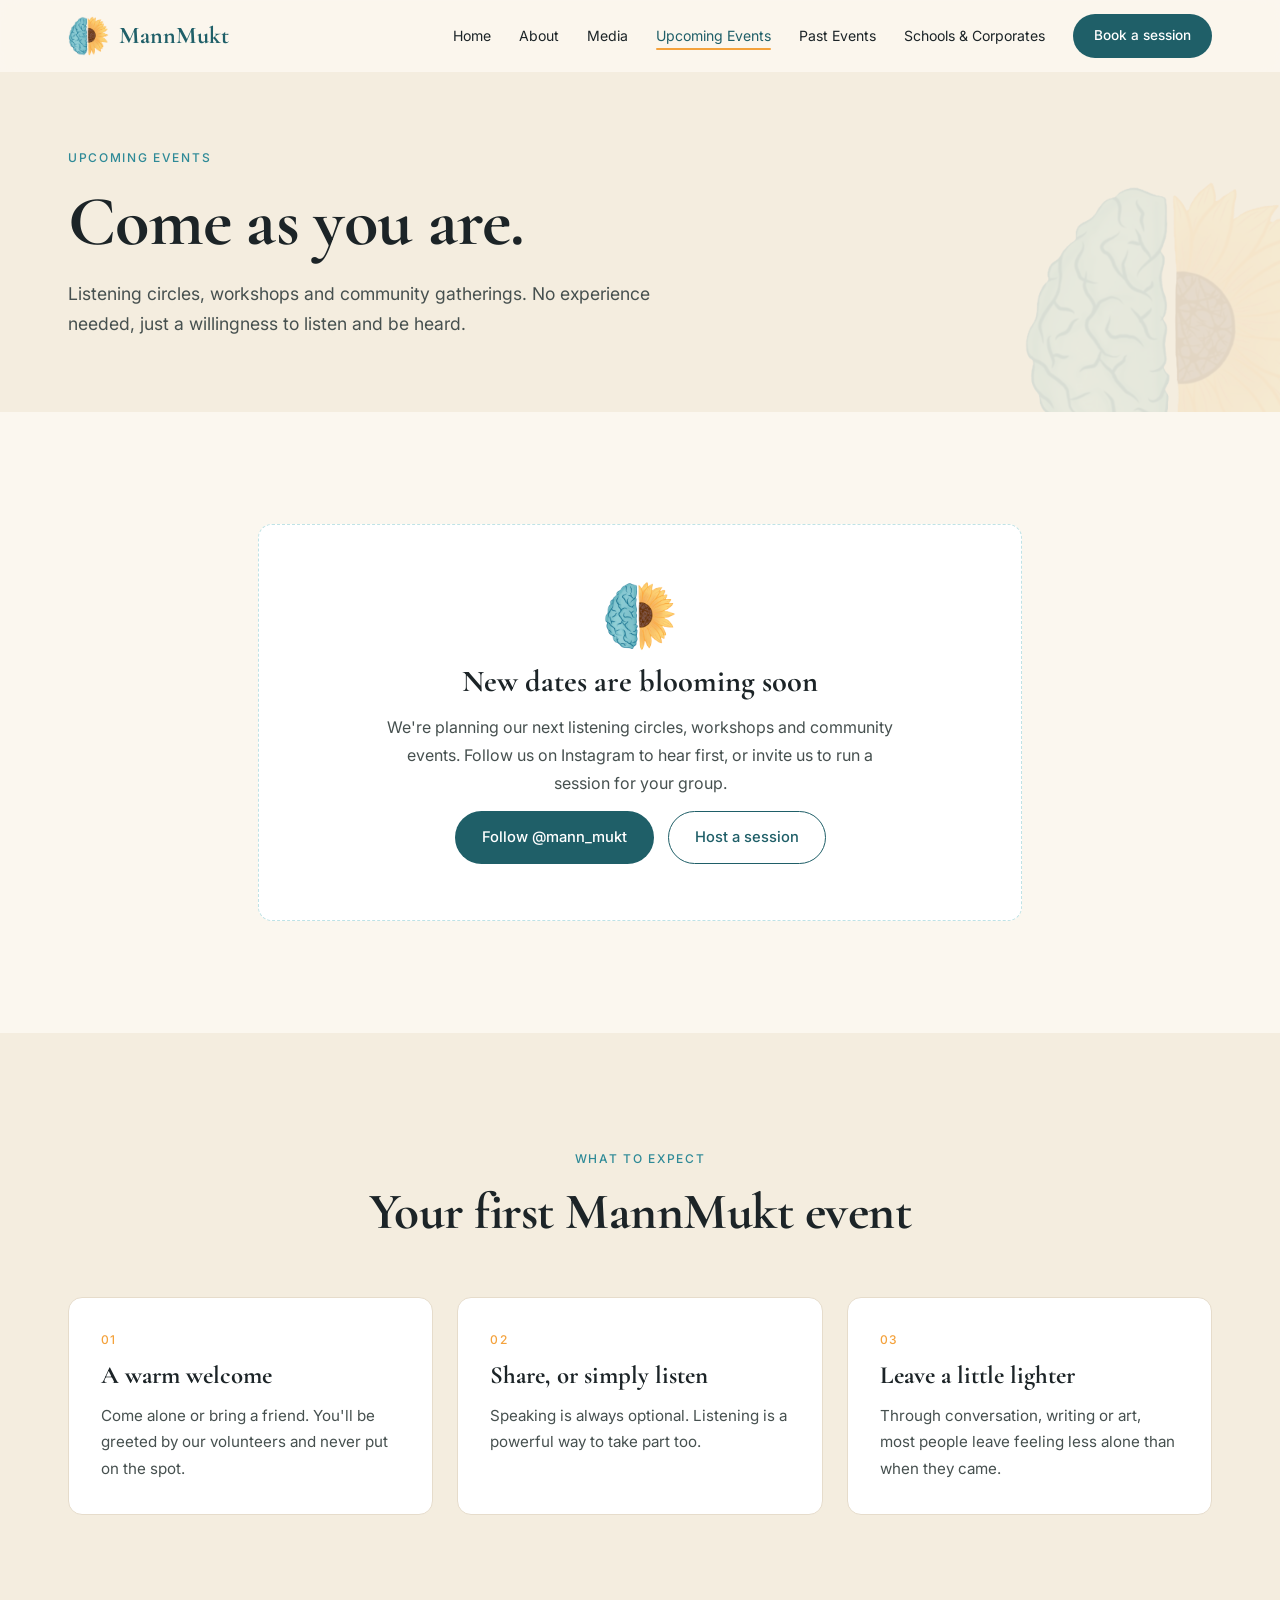
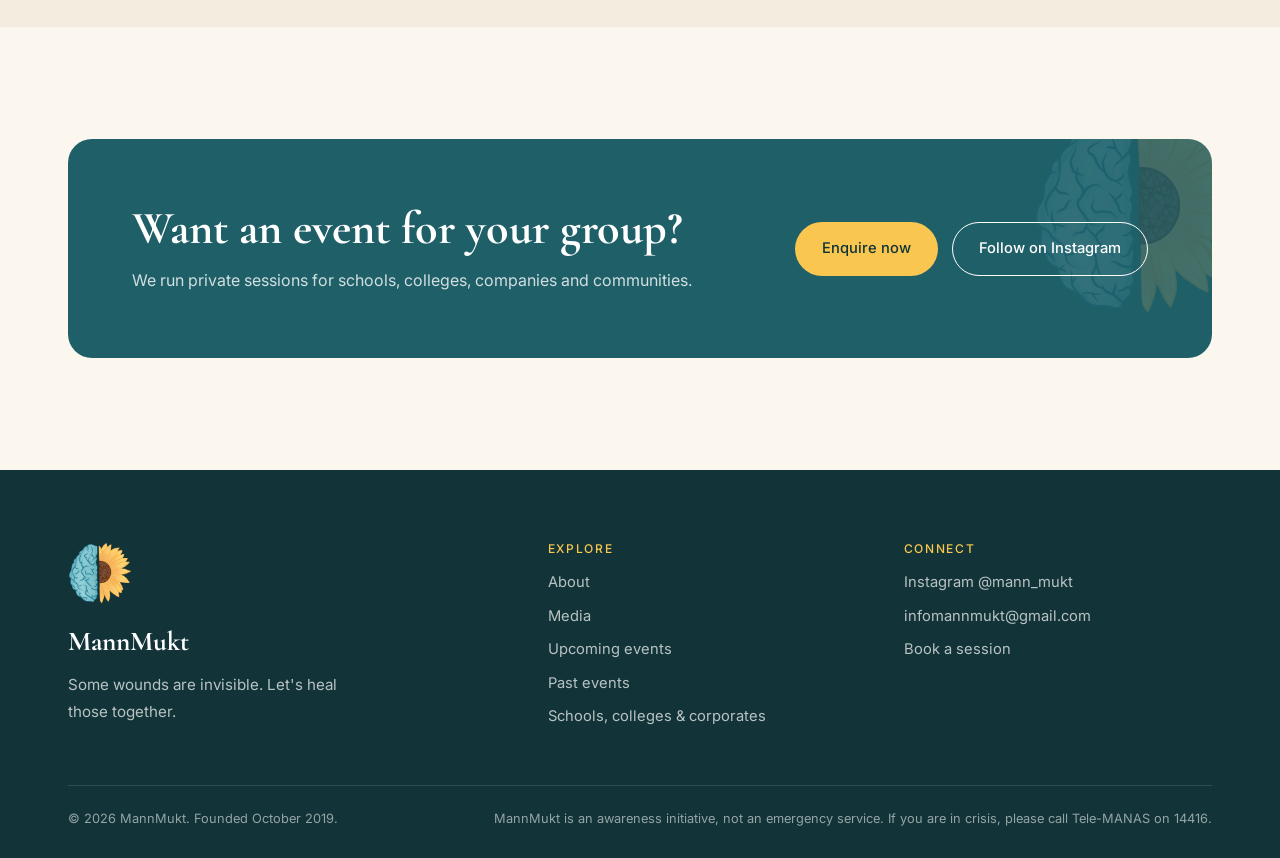
<file: upcoming-events.html>
<!DOCTYPE html>
<html lang="en">
<head>
  <meta charset="UTF-8" />
  <meta name="viewport" content="width=device-width, initial-scale=1.0" />
  <title>Upcoming Events | MannMukt</title>
  <meta name="description" content="Upcoming MannMukt listening circles, workshops and community events. Everyone is welcome." />
  <meta name="theme-color" content="#FBF7EF" />
  <meta property="og:title" content="Upcoming Events | MannMukt" />
  <meta property="og:description" content="Upcoming MannMukt listening circles, workshops and community events. Everyone is welcome." />
  <meta property="og:image" content="assets/img/3years-campus.jpg" />
  <link rel="icon" type="image/png" href="assets/img/favicon.png" />
  <link rel="preconnect" href="https://fonts.googleapis.com" />
  <link rel="preconnect" href="https://fonts.gstatic.com" crossorigin />
  <link href="https://fonts.googleapis.com/css2?family=Cormorant+Garamond:ital,wght@0,400;0,600;0,700;1,400;1,600&family=Inter:wght@300;400;500&display=swap" rel="stylesheet" />
  <link rel="stylesheet" href="assets/css/style.css" />
</head>
<body>
  <a class="skip-link" href="#main">Skip to content</a>

  <!-- NAV -->
  <nav class="nav" id="nav" aria-label="Main navigation">
    <div class="nav-inner">
      <a href="index.html" class="nav-logo" aria-label="MannMukt home">
        <img src="assets/img/logo.png" alt="" class="nav-logo-img" width="41" height="40" />
        <span class="nav-logo-text">MannMukt</span>
      </a>
      <ul class="nav-links" id="nav-links">
        <li><a href="index.html" class="nav-link">Home</a></li>
        <li><a href="about.html" class="nav-link">About</a></li>
        <li><a href="media.html" class="nav-link">Media</a></li>
        <li><a href="upcoming-events.html" class="nav-link" aria-current="page">Upcoming Events</a></li>
        <li><a href="past-events.html" class="nav-link">Past Events</a></li>
        <li><a href="partner.html" class="nav-link">Schools &amp; Corporates</a></li>
        <li><a href="partner.html#enquire" class="btn btn--primary nav-cta">Book a session</a></li>
      </ul>
      <button class="hamburger" id="hamburger" aria-label="Open menu" aria-expanded="false" aria-controls="nav-links">
        <span class="hamburger-line"></span>
        <span class="hamburger-line"></span>
        <span class="hamburger-line"></span>
      </button>
    </div>
  </nav>

  <main id="main">

    <header class="page-hero">
      <div class="container">
        <span class="eyebrow">Upcoming events</span>
        <h1>Come as you are.</h1>
        <p>Listening circles, workshops and community gatherings. No experience needed, just a willingness to listen and be heard.</p>
      </div>
    </header>

    <section class="section">
      <div class="container container--narrow">
        <div id="upcoming-list">
          <div class="empty-state">
            <img src="assets/img/logo.png" alt="" />
            <h3>New dates are blooming soon</h3>
            <p>We're planning our next listening circles, workshops and community events. Follow us on Instagram to hear first, or invite us to run a session for your group.</p>
            <div class="btn-row" style="justify-content:center">
              <a href="https://instagram.com/mann_mukt" target="_blank" rel="noopener" class="btn btn--primary">Follow @mann_mukt</a>
              <a href="partner.html#enquire" class="btn btn--ghost">Host a session</a>
            </div>
          </div>
        </div>
      </div>
    </section>

    <section class="section section--sand">
      <div class="container">
        <div class="section-head section-head--center">
          <span class="eyebrow">What to expect</span>
          <h2 class="section-title">Your first MannMukt event</h2>
        </div>
        <div class="grid-3">
          <div class="card reveal"><span class="card-num">01</span><h3>A warm welcome</h3><p>Come alone or bring a friend. You'll be greeted by our volunteers and never put on the spot.</p></div>
          <div class="card reveal"><span class="card-num">02</span><h3>Share, or simply listen</h3><p>Speaking is always optional. Listening is a powerful way to take part too.</p></div>
          <div class="card reveal"><span class="card-num">03</span><h3>Leave a little lighter</h3><p>Through conversation, writing or art, most people leave feeling less alone than when they came.</p></div>
        </div>
      </div>
    </section>

    <section class="section">
      <div class="container">
        <div class="cta-band reveal">
          <div>
            <h2>Want an event for your group?</h2>
            <p>We run private sessions for schools, colleges, companies and communities.</p>
          </div>
          <div class="btn-row">
            <a href="partner.html#enquire" class="btn btn--sun">Enquire now</a>
            <a href="https://instagram.com/mann_mukt" target="_blank" rel="noopener" class="btn btn--ghost">Follow on Instagram</a>
          </div>
        </div>
      </div>
    </section>
  </main>

  <!-- FOOTER -->
  <footer class="footer">
    <div class="container">
      <div class="footer-inner">
        <div class="footer-brand">
          <img src="assets/img/logo.png" alt="" class="footer-logo" />
          <p class="footer-brand-name">MannMukt</p>
          <p class="footer-tagline">Some wounds are invisible. Let's heal those together.</p>
        </div>
        <div>
          <h4>Explore</h4>
          <nav class="footer-links" aria-label="Footer navigation">
            <a href="about.html">About</a>
            <a href="media.html">Media</a>
            <a href="upcoming-events.html">Upcoming events</a>
            <a href="past-events.html">Past events</a>
            <a href="partner.html">Schools, colleges &amp; corporates</a>
          </nav>
        </div>
        <div>
          <h4>Connect</h4>
          <div class="footer-links">
            <a href="https://instagram.com/mann_mukt" target="_blank" rel="noopener">Instagram @mann_mukt</a>
            <a href="mailto:infomannmukt@gmail.com">infomannmukt@gmail.com</a>
            <a href="partner.html#enquire">Book a session</a>
          </div>
        </div>
      </div>
      <div class="footer-bottom">
        <p>&copy; <span id="year">2026</span> MannMukt. Founded October 2019.</p>
        <p>MannMukt is an awareness initiative, not an emergency service. If you are in crisis, please call Tele-MANAS on 14416.</p>
      </div>
    </div>
  </footer>

  <script src="assets/js/data.js"></script>
  <script src="assets/js/script.js"></script>
</body>
</html>
</file>
<file: assets/css/style.css>
/* ============================================================
   MANNMUKT — style.css
   Editorial, warm and calm. Colours taken from the logo:
   teal brain + sunflower.
   ============================================================ */

:root {
  --teal-900: #123438;
  --teal-700: #1F5F68;
  --teal-500: #2E8A97;
  --teal-200: #BFE3E6;
  --teal-50:  #EEF7F7;
  --sun-500:  #F4A23C;
  --sun-300:  #F9C74F;
  --sun-100:  #FDF0CF;
  --earth:    #5B3A1E;
  --cream:    #FBF7EF;
  --sand:     #F4EDDF;
  --line:     #E6DCCB;
  --ink:      #1C2427;
  --text:     #46504F;
  --muted:    #6C7472;
  --white:    #FFFFFF;
  --radius:   14px;
  --nav-h:    72px;
  --serif: 'Cormorant Garamond', Georgia, serif;
  --sans:  'Inter', system-ui, -apple-system, sans-serif;
}

/* ---- RESET & BASE ---- */
*, *::before, *::after { box-sizing: border-box; margin: 0; padding: 0; }

html {
  scroll-behavior: smooth;
  font-size: 16px;
  -webkit-text-size-adjust: 100%;
}

body {
  font-family: var(--sans);
  color: var(--ink);
  background-color: var(--cream);
  line-height: 1.6;
  overflow-x: hidden;
}

img, video { max-width: 100%; display: block; }
a { color: inherit; text-decoration: none; }
ul { list-style: none; }
button { cursor: pointer; border: none; background: none; font-family: inherit; color: inherit; }
input, select, textarea { font: inherit; color: inherit; }

h1, h2, h3, h4 {
  font-family: var(--serif);
  line-height: 1.1;
  font-weight: 700;
  color: var(--ink);
}

p { color: var(--text); line-height: 1.75; }

:focus-visible { outline: 2px solid var(--teal-500); outline-offset: 3px; }

.skip-link {
  position: absolute; left: 16px; top: -60px; z-index: 2000;
  background: var(--teal-700); color: var(--white); padding: 10px 16px; border-radius: 8px;
}
.skip-link:focus { top: 12px; }

/* ---- LAYOUT ---- */
.container { width: 100%; max-width: 1240px; margin: 0 auto; padding: 0 48px; }
.container--narrow { max-width: 860px; }
.section { padding: 112px 0; }
.section--sand { background-color: var(--sand); }
.section--teal { background-color: var(--teal-50); }
.section--dark { background-color: var(--teal-900); }
.section--dark h2, .section--dark h3 { color: var(--white); }
.section--dark p { color: rgba(255, 255, 255, 0.72); }

.eyebrow {
  display: inline-block;
  font-size: 0.75rem;
  font-weight: 500;
  letter-spacing: 0.14em;
  text-transform: uppercase;
  color: var(--teal-500);
  margin-bottom: 16px;
}
.section--dark .eyebrow { color: var(--sun-300); }

.section-title { font-size: clamp(2.2rem, 4vw, 3.4rem); margin-bottom: 16px; letter-spacing: -0.01em; }
.section-lead { font-size: 1.05rem; max-width: 620px; color: var(--muted); }
.section-head { margin-bottom: 56px; }
.section-head--center { text-align: center; }
.section-head--center .section-lead { margin: 0 auto; }
.section-head--split { display: flex; justify-content: space-between; align-items: end; gap: 32px; flex-wrap: wrap; }

@media (max-width: 768px) {
  .container { padding: 0 20px; }
  .section { padding: 72px 0; }
  .section-head { margin-bottom: 40px; }
}

/* ---- BUTTONS & LINKS ---- */
.btn {
  display: inline-flex; align-items: center; justify-content: center; gap: 8px;
  padding: 14px 26px;
  border-radius: 999px;
  font-size: 0.92rem; font-weight: 500;
  transition: background-color .2s ease, color .2s ease, transform .2s ease, border-color .2s ease;
  border: 1.5px solid transparent;
  min-height: 48px;
  text-align: center;
}
.btn:hover { transform: translateY(-1px); }
.btn--primary { background: var(--teal-700); color: var(--white); }
.btn--primary:hover { background: var(--teal-900); }
.btn--sun { background: var(--sun-300); color: var(--teal-900); }
.btn--sun:hover { background: var(--sun-500); }
.btn--ghost { border-color: currentColor; color: var(--teal-700); }
.btn--ghost:hover { background: var(--teal-700); color: var(--white); border-color: var(--teal-700); }
.section--dark .btn--ghost { color: var(--white); }
.section--dark .btn--ghost:hover { background: var(--white); color: var(--teal-900); border-color: var(--white); }
.btn-row { display: flex; gap: 14px; flex-wrap: wrap; }

.text-link {
  font-weight: 500; color: var(--teal-700);
  text-decoration: underline; text-underline-offset: 4px; text-decoration-thickness: 1px;
}
.text-link:hover { color: var(--earth); }

/* ---- SCROLL REVEAL ---- */
.reveal { opacity: 0; transform: translateY(28px); transition: opacity .7s ease, transform .7s ease; }
.reveal.is-visible { opacity: 1; transform: none; }
@media (prefers-reduced-motion: reduce) {
  html { scroll-behavior: auto; }
  .reveal { opacity: 1; transform: none; transition: none; }
}

/* ============================================================
   NAV
   ============================================================ */
.nav {
  position: fixed; top: 0; left: 0; right: 0; z-index: 1000;
  height: var(--nav-h);
  display: flex; align-items: center;
  background-color: rgba(251, 247, 239, 0.92);
  backdrop-filter: saturate(140%) blur(10px);
  -webkit-backdrop-filter: saturate(140%) blur(10px);
  transition: box-shadow .3s ease;
}
.nav.scrolled { box-shadow: 0 1px 0 rgba(0, 0, 0, 0.08); }

.nav-inner {
  width: 100%; max-width: 1240px; margin: 0 auto; padding: 0 48px;
  display: flex; align-items: center; justify-content: space-between; gap: 24px;
}
.nav-logo { display: flex; align-items: center; gap: 10px; flex-shrink: 0; }
.nav-logo-img { height: 40px; width: auto; }
.nav-logo-text { font-family: var(--serif); font-size: 1.5rem; font-weight: 700; color: var(--teal-700); }

.nav-links { display: flex; align-items: center; gap: 28px; }
.nav-link {
  font-size: 0.88rem; color: var(--ink); position: relative; padding: 6px 0;
  transition: color .2s ease;
}
.nav-link::after {
  content: ''; position: absolute; bottom: 0; left: 0; width: 0; height: 2px;
  background-color: var(--sun-500); border-radius: 2px; transition: width .25s ease;
}
.nav-link:hover, .nav-link[aria-current="page"] { color: var(--teal-700); }
.nav-link:hover::after, .nav-link[aria-current="page"]::after { width: 100%; }
.nav-cta { padding: 10px 20px; min-height: 0; font-size: 0.85rem; }

.hamburger { display: none; flex-direction: column; gap: 5px; padding: 12px 8px; margin-right: -8px; }
.hamburger-line {
  display: block; width: 24px; height: 2px; border-radius: 2px;
  background-color: var(--ink); transition: transform .3s ease, opacity .3s ease;
}
.hamburger.is-open .hamburger-line:nth-child(1) { transform: translateY(7px) rotate(45deg); }
.hamburger.is-open .hamburger-line:nth-child(2) { opacity: 0; }
.hamburger.is-open .hamburger-line:nth-child(3) { transform: translateY(-7px) rotate(-45deg); }

@media (max-width: 1080px) {
  .nav-inner { padding: 0 20px; }
  .hamburger { display: flex; z-index: 2; }
  .nav-links {
    position: fixed; top: var(--nav-h); left: 0; right: 0; bottom: 0;
    height: calc(100vh - var(--nav-h)); height: calc(100dvh - var(--nav-h));
    background-color: var(--cream);
    flex-direction: column; align-items: stretch; justify-content: flex-start; gap: 0;
    padding: 16px 20px 40px; overflow-y: auto;
    transform: translateX(100%); visibility: hidden;
    transition: transform .35s cubic-bezier(.4, 0, .2, 1), visibility .35s;
  }
  .nav-links.is-open { transform: none; visibility: visible; }
  .nav-links li { border-bottom: 1px solid var(--line); }
  .nav-links li:last-child { border-bottom: none; padding-top: 24px; }
  .nav-link { display: block; font-family: var(--serif); font-size: 1.6rem; font-weight: 600; padding: 14px 0; }
  .nav-link::after { display: none; }
  .nav-cta { width: 100%; padding: 14px 20px; font-size: 1rem; }
}

/* ============================================================
   HERO (home)
   ============================================================ */
.hero { padding: calc(var(--nav-h) + 56px) 0 88px; position: relative; overflow: hidden; }
.hero::before {
  content: ''; position: absolute; width: 560px; height: 560px; right: -160px; top: -120px;
  background: radial-gradient(circle, var(--sun-100) 0%, rgba(253, 240, 207, 0) 70%);
  pointer-events: none;
}
.hero-inner { display: grid; grid-template-columns: 1.05fr 1fr; gap: 64px; align-items: center; position: relative; }
.hero-left { display: flex; flex-direction: column; gap: 26px; }
.hero-headline { font-size: clamp(2.9rem, 6vw, 5.4rem); line-height: 1.02; letter-spacing: -0.015em; }
.hero-headline em { font-style: italic; color: var(--teal-500); }
.hero-sub { font-size: 1.1rem; font-weight: 300; max-width: 480px; }

.hero-collage { position: relative; display: grid; grid-template-columns: 1fr 1fr; grid-template-rows: 1fr 1fr; gap: 14px; aspect-ratio: 1 / 1; }
.hero-collage img { width: 100%; height: 100%; object-fit: cover; border-radius: var(--radius); }
.hero-collage img:first-child { grid-row: span 2; }
.hero-badge {
  position: absolute; left: -28px; bottom: 28px;
  background: var(--white); border-radius: var(--radius);
  padding: 14px 18px; display: flex; align-items: center; gap: 12px;
  box-shadow: 0 12px 32px rgba(18, 52, 56, 0.14);
}
.hero-badge img { width: 44px; height: auto; }
.hero-badge strong { display: block; font-family: var(--serif); font-size: 1.3rem; line-height: 1.1; }
.hero-badge span { font-size: 0.78rem; color: var(--muted); }

@media (max-width: 900px) {
  .hero { padding: calc(var(--nav-h) + 32px) 0 64px; }
  .hero-inner { grid-template-columns: 1fr; gap: 40px; }
  .hero-badge { left: 12px; bottom: 12px; padding: 10px 14px; }
  .hero-badge img { width: 34px; }
}

/* ---- PAGE HERO (inner pages) ---- */
.page-hero { padding: calc(var(--nav-h) + 72px) 0 72px; background: var(--sand); position: relative; overflow: hidden; }
.page-hero::after {
  content: ''; position: absolute; right: -60px; bottom: -80px; width: 320px; height: 320px;
  background: url('../img/logo.png') center / contain no-repeat; opacity: 0.12; pointer-events: none;
}
.page-hero h1 { font-size: clamp(2.6rem, 5.5vw, 4.6rem); letter-spacing: -0.01em; margin-bottom: 18px; max-width: 820px; }
.page-hero p { font-size: 1.1rem; max-width: 620px; }
@media (max-width: 768px) {
  .page-hero { padding: calc(var(--nav-h) + 40px) 0 48px; }
  .page-hero::after { width: 180px; height: 180px; right: -40px; bottom: -40px; }
}

/* ============================================================
   MARQUEE
   ============================================================ */
.marquee-strip { background-color: var(--teal-700); overflow: hidden; padding: 14px 0; white-space: nowrap; }
.marquee-track { display: inline-flex; animation: marquee-scroll 40s linear infinite; }
.marquee-content {
  font-size: 0.75rem; font-weight: 500; letter-spacing: 0.14em; text-transform: uppercase;
  color: var(--white); flex-shrink: 0;
}
.marquee-content b { color: var(--sun-300); font-weight: 500; }
@keyframes marquee-scroll { to { transform: translateX(-33.333%); } }
@media (prefers-reduced-motion: reduce) { .marquee-track { animation: none; } }

/* ============================================================
   GENERIC GRIDS & CARDS
   ============================================================ */
.split { display: grid; grid-template-columns: 1fr 1fr; gap: 72px; align-items: center; }
.split--top { align-items: start; }
.split-media img { width: 100%; border-radius: var(--radius); object-fit: cover; }
.split-body { display: flex; flex-direction: column; gap: 18px; }
@media (max-width: 900px) {
  .split { grid-template-columns: 1fr; gap: 40px; }
}

.pull-quote { font-family: var(--serif); font-size: clamp(1.8rem, 3vw, 2.6rem); font-weight: 600; line-height: 1.25; color: var(--ink); }

.grid-3 { display: grid; grid-template-columns: repeat(3, 1fr); gap: 24px; }
.grid-2 { display: grid; grid-template-columns: repeat(2, 1fr); gap: 24px; }
.grid-4 { display: grid; grid-template-columns: repeat(4, 1fr); gap: 24px; }
@media (max-width: 1000px) { .grid-4 { grid-template-columns: repeat(2, 1fr); } }
@media (max-width: 900px) { .grid-3 { grid-template-columns: 1fr 1fr; } }
@media (max-width: 640px) { .grid-3, .grid-2, .grid-4 { grid-template-columns: 1fr; } }

.card {
  background: var(--white); border-radius: var(--radius); padding: 32px;
  border: 1px solid var(--line);
  display: flex; flex-direction: column; gap: 12px;
}
.card h3 { font-size: 1.55rem; line-height: 1.2; }
.card p { font-size: 0.95rem; }
.card-num { font-size: 0.75rem; font-weight: 500; letter-spacing: 0.1em; color: var(--sun-500); }
.card-icon {
  width: 48px; height: 48px; border-radius: 12px; display: grid; place-items: center;
  background: var(--teal-50); color: var(--teal-700); margin-bottom: 4px;
}
.card-icon svg { width: 24px; height: 24px; }
.card .text-link { margin-top: auto; padding-top: 8px; }

/* Stats */
.stats { display: grid; grid-template-columns: repeat(4, 1fr); gap: 24px; text-align: center; }
.stat strong { display: block; font-family: var(--serif); font-size: clamp(2.6rem, 5vw, 3.6rem); color: var(--teal-700); line-height: 1; }
.stat span { display: block; margin-top: 8px; font-size: 0.85rem; color: var(--muted); }
@media (max-width: 768px) { .stats { grid-template-columns: 1fr 1fr; gap: 36px 16px; } }

/* ============================================================
   WHY IT MATTERS
   ============================================================ */
.why-blocks { display: flex; flex-direction: column; }
.why-block { padding: 56px 0; border-top: 1px solid rgba(255, 255, 255, 0.1); max-width: 760px; }
.why-block:last-child { border-bottom: 1px solid rgba(255, 255, 255, 0.1); }
.why-block--right { margin-left: auto; text-align: right; }
.why-block--right .why-body { margin-left: auto; }
.why-headline { font-size: clamp(2rem, 4vw, 3.3rem); margin-bottom: 18px; color: var(--white); }
.why-headline em { color: var(--sun-300); font-style: italic; }
.why-body { font-weight: 300; max-width: 560px; }
@media (max-width: 768px) {
  .why-block { padding: 40px 0; }
  .why-block--right { margin-left: 0; text-align: left; }
  .why-block--right .why-body { margin-left: 0; }
}

/* ============================================================
   EVENTS
   ============================================================ */
.event-card {
  display: grid; grid-template-columns: 300px 1fr; gap: 0;
  background: var(--white); border: 1px solid var(--line); border-radius: var(--radius); overflow: hidden;
}
.event-card + .event-card { margin-top: 24px; }
.event-card-media { position: relative; min-height: 240px; background: var(--teal-50); }
.event-card-media img { position: absolute; inset: 0; width: 100%; height: 100%; object-fit: cover; }
.event-card-body { padding: 32px 36px; display: flex; flex-direction: column; gap: 12px; }
.event-meta { display: flex; flex-wrap: wrap; gap: 8px 18px; font-size: 0.85rem; color: var(--muted); }
.event-meta span { display: inline-flex; align-items: center; gap: 6px; }
.event-meta svg { width: 16px; height: 16px; color: var(--teal-500); flex-shrink: 0; }
.event-card h3 { font-size: 1.8rem; }
.event-tag {
  align-self: flex-start; font-size: 0.7rem; font-weight: 500; letter-spacing: 0.1em; text-transform: uppercase;
  padding: 5px 12px; border-radius: 999px; background: var(--sun-100); color: var(--earth);
}
.event-card .btn-row { margin-top: 8px; }
@media (max-width: 760px) {
  .event-card { grid-template-columns: 1fr; }
  .event-card-media { min-height: 200px; aspect-ratio: 16 / 10; }
  .event-card-body { padding: 24px 22px 26px; }
}

.empty-state {
  text-align: center; background: var(--white); border: 1.5px dashed var(--teal-200);
  border-radius: var(--radius); padding: 56px 28px;
  display: flex; flex-direction: column; align-items: center; gap: 14px;
}
.empty-state img { width: 72px; }
.empty-state h3 { font-size: 1.9rem; }
.empty-state p { max-width: 520px; }

/* Past event story */
.story { padding: 88px 0; border-top: 1px solid var(--line); }
.story:first-of-type { border-top: none; padding-top: 0; }
.story-head { display: grid; grid-template-columns: 1fr 1fr; gap: 56px; margin-bottom: 36px; align-items: end; }
.story-head h2 { font-size: clamp(2rem, 3.6vw, 3rem); margin-top: 6px; }
.story-photos { display: grid; grid-template-columns: repeat(4, 1fr); gap: 12px; }
.story-photos button { border-radius: 10px; overflow: hidden; aspect-ratio: 1 / 1; display: block; }
.story-photos button:first-child { grid-column: span 2; grid-row: span 2; aspect-ratio: auto; }
.story-photos img { width: 100%; height: 100%; object-fit: cover; transition: transform .4s ease; }
.story-photos button:hover img { transform: scale(1.04); }
.story-photos button:nth-child(4):last-child { grid-column: span 2; aspect-ratio: auto; }
@media (max-width: 900px) {
  .story { padding: 64px 0; }
  .story-head { grid-template-columns: 1fr; gap: 16px; }
  .story-photos { grid-template-columns: repeat(3, 1fr); gap: 8px; }
  .story-photos button:first-child { grid-column: span 3; grid-row: auto; aspect-ratio: 16 / 10; }
  .story-photos button:nth-child(4):last-child { grid-column: auto; aspect-ratio: 1 / 1; }
  .story-photos button:nth-child(3n+2):last-child { grid-column: span 3; aspect-ratio: 16 / 10; }
  .story-photos button:nth-child(3n):last-child { grid-column: span 2; aspect-ratio: auto; }
}

/* ============================================================
   MEDIA / GALLERY
   ============================================================ */
.filter-bar { display: flex; gap: 8px; flex-wrap: wrap; }
.filter-btn {
  font-size: 0.8rem; font-weight: 500; letter-spacing: 0.04em;
  color: var(--muted); padding: 10px 18px; min-height: 40px;
  border: 1px solid var(--line); border-radius: 999px; background: var(--white);
  transition: all .2s ease;
}
.filter-btn:hover { border-color: var(--teal-500); color: var(--teal-700); }
.filter-btn[aria-pressed="true"] { background: var(--teal-700); border-color: var(--teal-700); color: var(--white); }

.masonry-grid { column-count: 3; column-gap: 16px; }
.gallery-item {
  break-inside: avoid; margin-bottom: 16px; position: relative; overflow: hidden;
  border-radius: 10px; display: block; width: 100%;
}
.gallery-item img { width: 100%; height: auto; transition: transform .4s ease; }
.gallery-item:hover img { transform: scale(1.03); }
.gallery-item-overlay {
  position: absolute; left: 0; right: 0; bottom: 0; padding: 14px 16px; text-align: left;
  background: linear-gradient(to top, rgba(18, 52, 56, 0.85), transparent);
  color: var(--white); font-size: 0.78rem; font-weight: 500; letter-spacing: 0.06em; text-transform: uppercase;
  opacity: 0; transition: opacity .3s ease;
}
.gallery-item:hover .gallery-item-overlay, .gallery-item:focus-visible .gallery-item-overlay { opacity: 1; }
.gallery-item.is-hidden { display: none; }
@media (max-width: 900px) { .masonry-grid { column-count: 2; column-gap: 10px; } .gallery-item { margin-bottom: 10px; } }
@media (hover: none) { .gallery-item-overlay { opacity: 1; font-size: 0.68rem; padding: 10px 12px; } }

/* Video feature */
.video-feature { display: grid; grid-template-columns: minmax(0, 380px) 1fr; gap: 72px; align-items: center; }
.video-frame {
  border-radius: 22px; overflow: hidden; background: var(--teal-900);
  box-shadow: 0 24px 60px rgba(18, 52, 56, 0.25); aspect-ratio: 9 / 16;
}
.video-frame video { width: 100%; height: 100%; object-fit: cover; }
@media (max-width: 900px) {
  .video-feature { grid-template-columns: 1fr; gap: 36px; }
  .video-frame { max-width: 340px; margin: 0 auto; width: 100%; }
}

/* Lightbox */
.lightbox {
  position: fixed; inset: 0; z-index: 3000; background: rgba(10, 24, 26, 0.94);
  display: none; align-items: center; justify-content: center; padding: 64px 72px;
}
.lightbox.is-open { display: flex; }
.lightbox img { max-height: 100%; max-width: 100%; object-fit: contain; border-radius: 8px; }
.lightbox-caption {
  position: absolute; left: 0; right: 0; bottom: 18px; text-align: center;
  color: rgba(255, 255, 255, 0.8); font-size: 0.85rem; padding: 0 64px;
}
.lightbox-btn {
  position: absolute; width: 48px; height: 48px; border-radius: 50%;
  background: rgba(255, 255, 255, 0.12); color: var(--white);
  display: grid; place-items: center; font-size: 1.4rem; line-height: 1;
}
.lightbox-btn:hover { background: rgba(255, 255, 255, 0.24); }
.lightbox-close { top: 14px; right: 14px; }
.lightbox-prev { left: 14px; top: 50%; transform: translateY(-50%); }
.lightbox-next { right: 14px; top: 50%; transform: translateY(-50%); }
@media (max-width: 640px) {
  .lightbox { padding: 64px 12px 72px; }
  .lightbox-prev, .lightbox-next { top: auto; bottom: 12px; transform: none; }
  .lightbox-caption { bottom: 26px; padding: 0 72px; }
}

/* ============================================================
   FOUNDER / TIMELINE
   ============================================================ */
.founder-quote { font-family: var(--serif); font-size: clamp(1.8rem, 3vw, 2.7rem); font-style: italic; font-weight: 600; line-height: 1.25; position: sticky; top: 120px; }
.founder-byline { margin-top: 18px; font-size: 0.8rem; font-weight: 500; letter-spacing: 0.12em; text-transform: uppercase; color: var(--teal-700); }
.founder-text { display: flex; flex-direction: column; gap: 18px; }
@media (max-width: 900px) { .founder-quote { position: static; } }

.timeline { display: grid; grid-template-columns: repeat(5, 1fr); gap: 32px; border-top: 2px solid var(--line); padding-top: 32px; position: relative; }
.timeline-item { position: relative; display: flex; flex-direction: column; gap: 8px; }
.timeline-item::before {
  content: ''; position: absolute; top: -41px; left: 0; width: 16px; height: 16px; border-radius: 50%;
  background: var(--sun-300); border: 3px solid var(--cream);
}
.timeline-year { font-family: var(--serif); font-size: 1.7rem; font-weight: 700; color: var(--teal-700); line-height: 1; }
.timeline-desc { font-size: 0.9rem; color: var(--muted); }
@media (max-width: 900px) {
  .timeline { grid-template-columns: 1fr; border-top: none; border-left: 2px solid var(--line); padding: 0 0 0 28px; gap: 32px; }
  .timeline-item::before { top: 4px; left: -37px; }
}

/* Values list */
.value-list { display: grid; grid-template-columns: repeat(2, 1fr); gap: 0 48px; }
.value-list li { padding: 22px 0; border-bottom: 1px solid var(--line); display: flex; gap: 16px; }
.value-list strong { font-family: var(--serif); font-size: 1.35rem; display: block; margin-bottom: 4px; color: var(--ink); }
.value-list .dot { width: 10px; height: 10px; border-radius: 50%; background: var(--sun-500); margin-top: 10px; flex-shrink: 0; }
@media (max-width: 760px) { .value-list { grid-template-columns: 1fr; } }

/* ============================================================
   PARTNER (corporates / schools / colleges)
   ============================================================ */
.tabs { display: flex; gap: 8px; flex-wrap: wrap; margin-bottom: 40px; }
.tab-panel[hidden] { display: none; }
.audience-panel { display: grid; grid-template-columns: 1fr 1.2fr; gap: 56px; align-items: start; }
.audience-panel img { border-radius: var(--radius); width: 100%; aspect-ratio: 4 / 3; object-fit: cover; }
.audience-panel h3 { font-size: clamp(1.8rem, 3vw, 2.4rem); margin-bottom: 14px; }
.check-list { display: flex; flex-direction: column; gap: 12px; margin: 20px 0 28px; }
.check-list li { display: flex; gap: 12px; align-items: flex-start; color: var(--text); }
.check-list li::before {
  content: ''; width: 20px; height: 20px; flex-shrink: 0; margin-top: 3px; border-radius: 50%;
  background: var(--teal-50) url("data:image/svg+xml,%3Csvg xmlns='http://www.w3.org/2000/svg' viewBox='0 0 20 20' fill='none' stroke='%231F5F68' stroke-width='2.4' stroke-linecap='round' stroke-linejoin='round'%3E%3Cpath d='M5.5 10.5l3 3 6-7'/%3E%3C/svg%3E") center / 14px no-repeat;
}
@media (max-width: 900px) { .audience-panel { grid-template-columns: 1fr; gap: 28px; } }

.steps { counter-reset: step; display: grid; grid-template-columns: repeat(4, 1fr); gap: 24px; }
.step { counter-increment: step; padding-top: 20px; border-top: 2px solid var(--sun-300); }
.step::before { content: '0' counter(step); display: block; font-size: 0.78rem; font-weight: 500; letter-spacing: 0.1em; color: var(--sun-300); margin-bottom: 10px; }
.step h3 { font-size: 1.45rem; margin-bottom: 8px; }
.step p { font-size: 0.92rem; }
@media (max-width: 900px) { .steps { grid-template-columns: 1fr 1fr; } }
@media (max-width: 560px) { .steps { grid-template-columns: 1fr; } }

/* Form */
.form { display: grid; grid-template-columns: 1fr 1fr; gap: 18px; background: var(--white); border-radius: var(--radius); padding: 36px; border: 1px solid var(--line); }
.form-field { display: flex; flex-direction: column; gap: 6px; }
.form-field--full { grid-column: 1 / -1; }
.form label { font-size: 0.82rem; font-weight: 500; color: var(--ink); }
.form input, .form select, .form textarea {
  width: 100%; padding: 13px 14px; border: 1px solid var(--line); border-radius: 10px;
  background: var(--cream); font-size: 1rem; min-height: 48px;
}
.form textarea { min-height: 120px; resize: vertical; }
.form input:focus, .form select:focus, .form textarea:focus { outline: none; border-color: var(--teal-500); box-shadow: 0 0 0 3px var(--teal-50); }
.form-note { font-size: 0.82rem; color: var(--muted); grid-column: 1 / -1; }
.form .btn { grid-column: 1 / -1; justify-self: start; }
@media (max-width: 640px) {
  .form { grid-template-columns: 1fr; padding: 24px 18px; }
  .form .btn { justify-self: stretch; }
}

/* ============================================================
   CTA BAND
   ============================================================ */
.cta-band { background: var(--teal-700); border-radius: 24px; padding: 64px; display: grid; grid-template-columns: 1.4fr 1fr; gap: 40px; align-items: center; position: relative; overflow: hidden; }
.cta-band::after {
  content: ''; position: absolute; right: -40px; top: -40px; width: 220px; height: 220px;
  background: url('../img/logo.png') center / contain no-repeat; opacity: 0.16;
}
.cta-band h2 { color: var(--white); font-size: clamp(2rem, 3.6vw, 3rem); margin-bottom: 12px; }
.cta-band p { color: rgba(255, 255, 255, 0.8); }
.cta-band .btn-row { justify-content: flex-end; position: relative; z-index: 1; }
.cta-band .btn--ghost { color: var(--white); }
.cta-band .btn--ghost:hover { background: var(--white); color: var(--teal-900); border-color: var(--white); }
@media (max-width: 860px) {
  .cta-band { grid-template-columns: 1fr; padding: 40px 24px; border-radius: 18px; }
  .cta-band .btn-row { justify-content: flex-start; }
  .cta-band .btn { flex: 1 1 auto; }
}

/* ============================================================
   FOOTER
   ============================================================ */
.footer { background: var(--teal-900); color: rgba(255, 255, 255, 0.7); padding: 72px 0 28px; }
.footer-inner { display: grid; grid-template-columns: 1.4fr 1fr 1fr; gap: 48px; }
.footer-logo { width: 64px; margin-bottom: 14px; }
.footer-brand-name { font-family: var(--serif); font-size: 1.7rem; font-weight: 700; color: var(--white); }
.footer-tagline { color: rgba(255, 255, 255, 0.7); margin-top: 6px; font-size: 0.95rem; max-width: 300px; }
.footer h4 { font-family: var(--sans); font-size: 0.75rem; font-weight: 500; letter-spacing: 0.14em; text-transform: uppercase; color: var(--sun-300); margin-bottom: 16px; }
.footer-links { display: flex; flex-direction: column; gap: 10px; font-size: 0.92rem; }
.footer-links a:hover { color: var(--white); }
.footer-bottom { margin-top: 56px; padding-top: 22px; border-top: 1px solid rgba(255, 255, 255, 0.12); font-size: 0.8rem; display: flex; justify-content: space-between; gap: 16px; flex-wrap: wrap; }
.footer-bottom p { color: rgba(255, 255, 255, 0.55); }
@media (max-width: 760px) {
  .footer-inner { grid-template-columns: 1fr 1fr; gap: 36px 24px; }
  .footer-brand { grid-column: 1 / -1; }
}

/* Helpers */
.mt-48 { margin-top: 48px; }
.center { text-align: center; }
.visually-hidden { position: absolute !important; width: 1px; height: 1px; overflow: hidden; clip: rect(0 0 0 0); white-space: nowrap; }
</file>
